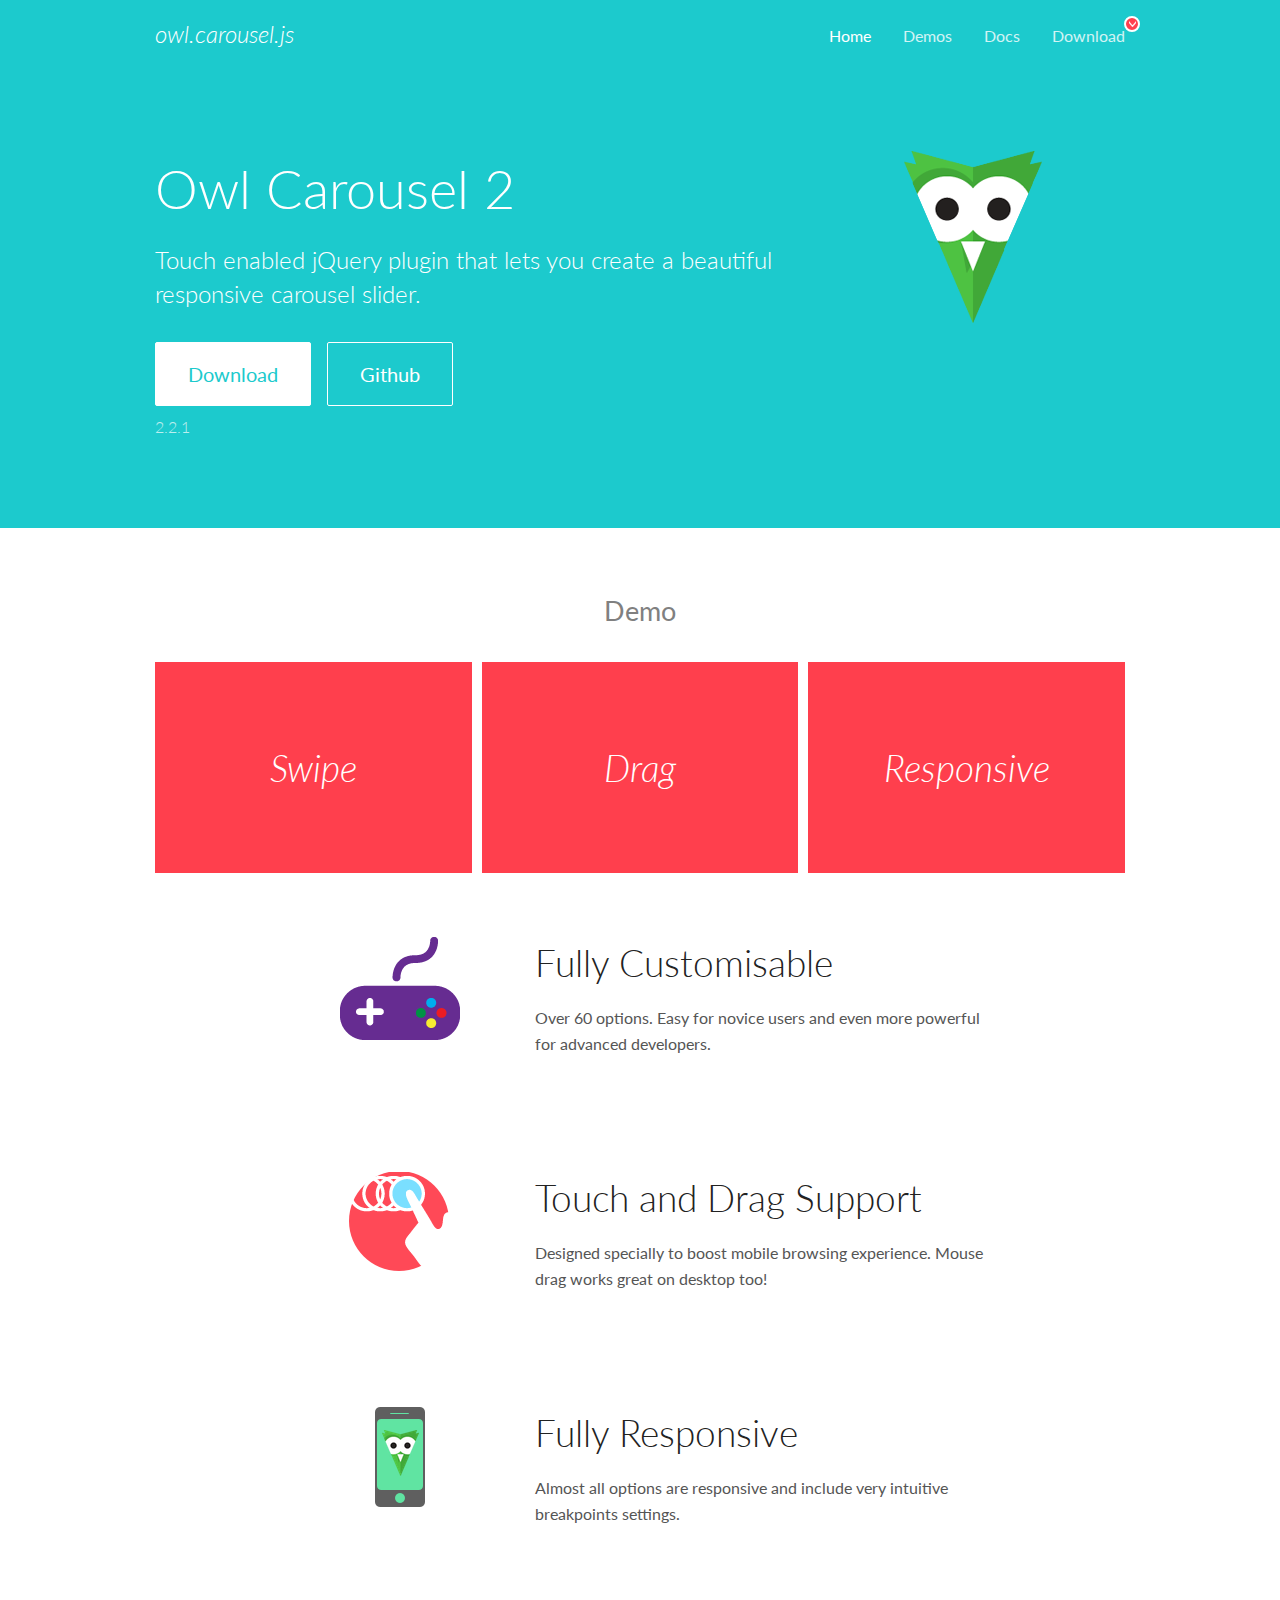
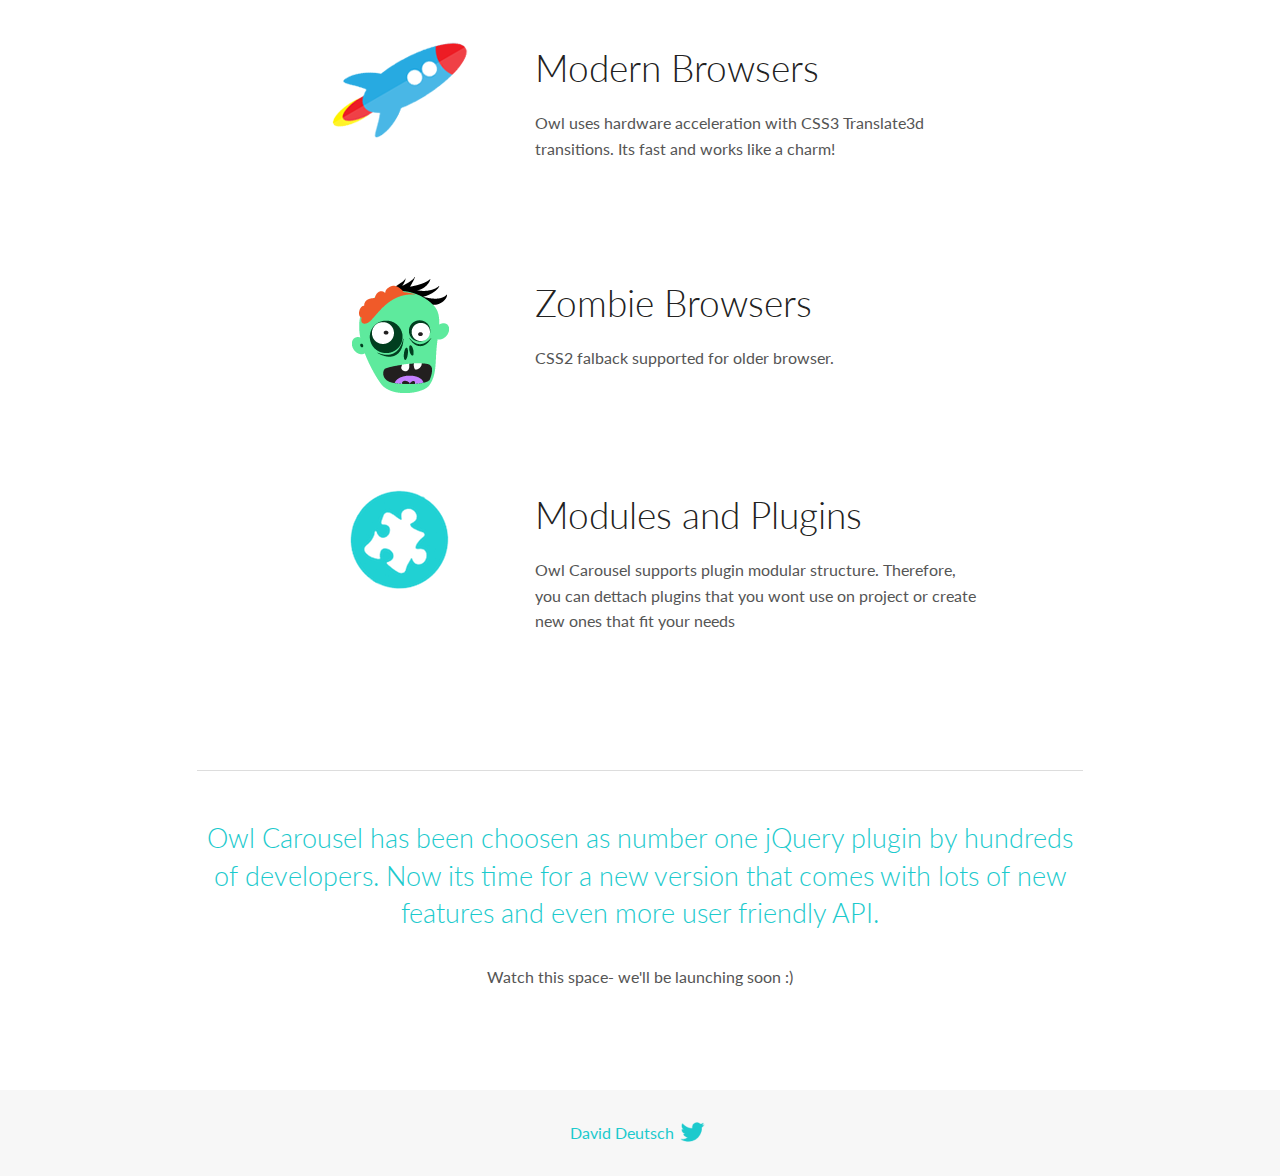
<file: OwlCarousel2-2.2.1/docs/index.html>
<!DOCTYPE html>
<html lang="en">
  <head>

    <!-- head -->
    <meta charset="utf-8">
    <meta name="msapplication-tap-highlight" content="no" />
    <meta name="viewport" content="width=device-width, initial-scale=1.0" />
    <meta name="description" content="Touch enabled jQuery plugin that lets you create beautiful responsive carousel slider.">
    <meta name="author" content="David Deutsch">
    <title>
      Home | Owl Carousel | 2.2.1
    </title>

    <!-- Stylesheets -->
    <link href='https://fonts.googleapis.com/css?family=Lato:300,400,700,400italic,300italic' rel='stylesheet' type='text/css'>
    <link rel="stylesheet" href="assets/css/docs.theme.min.css">

    <!-- Owl Stylesheets -->
    <link rel="stylesheet" href="assets/owlcarousel/assets/owl.carousel.min.css">
    <link rel="stylesheet" href="assets/owlcarousel/assets/owl.theme.default.min.css">

    <!-- HTML5 shim and Respond.js IE8 support of HTML5 elements and media queries -->

    <!--[if lt IE 9]>
      <script src="https://oss.maxcdn.com/libs/html5shiv/3.7.0/html5shiv.js"></script>
      <script src="https://oss.maxcdn.com/libs/respond.js/1.3.0/respond.min.js"></script>
    <![endif]-->

    <!-- Favicons -->
    <link rel="apple-touch-icon-precomposed" sizes="144x144" href="assets/ico/apple-touch-icon-144-precomposed.png">
    <link rel="shortcut icon" href="assets/ico/favicon.png">
    <link rel="shortcut icon" href="favicon.ico">

    <!-- Yeah i know js should not be in header. Its required for demos.-->

    <!-- javascript -->
    <script src="assets/vendors/jquery.min.js"></script>
    <script src="assets/owlcarousel/owl.carousel.js"></script>
  </head>
  <body>

    <!-- header -->
    <header class="header">
      <div class="row">
        <div class="large-12 columns">
          <div class="brand left">
            <h3>
              <a href="/OwlCarousel2/">owl.carousel.js</a> 
            </h3>
          </div>
          <a id="toggle-nav" class="right">
            <span></span> <span></span> <span></span> 
          </a> 
          <div class="nav-bar">
            <ul class="clearfix">
              <li class="active">
                <a href="/OwlCarousel2/index.html">Home</a> 
              </li>
              <li> <a href="/OwlCarousel2/demos/demos.html">Demos</a>  </li>
              <li> <a href="/OwlCarousel2/docs/started-welcome.html">Docs</a>  </li>
              <li>
                <a href="https://github.com/OwlCarousel2/OwlCarousel2/archive/2.2.1.zip">Download</a> 
                <span class="download"></span> 
              </li>
            </ul>
          </div>
        </div>
      </div>
    </header>

    <!-- home panel -->
    <section id="hero">
      <div class="row">
        <div class="large-8 medium-8 columns">
          <h1>Owl Carousel 2</h1>
          <h4>Touch enabled jQuery plugin that lets you create a beautiful responsive carousel slider.</h4>
          <a href="https://github.com/OwlCarousel2/OwlCarousel2/archive/2.2.1.zip" class="hero-button">Download</a> 
          <a href="https://github.com/OwlCarousel2/OwlCarousel2" class="hero-button outline">Github</a> 
          <p>2.2.1</p>
        </div>
        <div class="large-4 medium-4 columns">
          <img class="owl-logo" src="assets/img/owl-logo.png" alt="mr. Owl">
        </div>
      </div>
    </section>

    <!-- body -->
    <div class="home-demo">
      <div class="row">
        <div class="large-12 columns">
          <h3>Demo</h3>
          <div class="owl-carousel">
            <div class="item">
              <h2>Swipe</h2>
            </div>
            <div class="item">
              <h2>Drag</h2>
            </div>
            <div class="item">
              <h2>Responsive</h2>
            </div>
            <div class="item">
              <h2>CSS3</h2>
            </div>
            <div class="item">
              <h2>Fast</h2>
            </div>
            <div class="item">
              <h2>Easy</h2>
            </div>
            <div class="item">
              <h2>Free</h2>
            </div>
            <div class="item">
              <h2>Upgradable</h2>
            </div>
            <div class="item">
              <h2>Tons of options</h2>
            </div>
            <div class="item">
              <h2>Infinity</h2>
            </div>
            <div class="item">
              <h2>Auto Width</h2>
            </div>
          </div>
        </div>
      </div>
    </div>
    <script>
      var owl = $('.owl-carousel');
      owl.owlCarousel({
        margin: 10,
        loop: true,
        responsive: {
          0: {
            items: 1
          },
          600: {
            items: 2
          },
          1000: {
            items: 3
          }
        }
      })
    </script>

    <!-- features -->
    <div id="features">
      <div class="row">
        <div class="small-12 medium-9 small-centered columns">
          <section class="row feature">
            <div class="medium-4 small-12 columns">
              <img src="assets/img/feature-options.png" alt="">
            </div>
            <div class="medium-8 small-12 columns">
              <h2>Fully Customisable</h2>
              <p>Over 60 options. Easy for novice users and even more powerful for advanced developers.</p>
            </div>
          </section>
          <section class="row feature">
            <div class="medium-4 small-12 columns">
              <img src="assets/img/feature-drag.png" alt="">
            </div>
            <div class="medium-8 small-12 columns">
              <h2>Touch and Drag Support</h2>
              <p>Designed specially to boost mobile browsing experience. Mouse drag works great on desktop too!</p>
            </div>
          </section>
          <section class="row feature">
            <div class="medium-4 small-12 columns">
              <img src="assets/img/feature-responsive.png" alt="">
            </div>
            <div class="medium-8 small-12 columns">
              <h2>Fully Responsive</h2>
              <p>Almost all options are responsive and include very intuitive breakpoints settings.</p>
            </div>
          </section>
          <section class="row feature">
            <div class="medium-4 small-12 columns">
              <img src="assets/img/feature-modern.png" alt="">
            </div>
            <div class="medium-8 small-12 columns">
              <h2>Modern Browsers</h2>
              <p>Owl uses hardware acceleration with CSS3 Translate3d transitions. Its fast and works like a charm! </p>
            </div>
          </section>
          <section class="row feature">
            <div class="medium-4 small-12 columns">
              <img src="assets/img/feature-zombie.png" alt="">
            </div>
            <div class="medium-8 small-12 columns">
              <h2>Zombie Browsers</h2>
              <p>CSS2 falback supported for older browser.</p>
            </div>
          </section>
          <section class="row feature">
            <div class="medium-4 small-12 columns">
              <img src="assets/img/feature-module.png" alt="">
            </div>
            <div class="medium-8 small-12 columns">
              <h2>Modules and Plugins</h2>
              <p>Owl Carousel supports plugin modular structure. Therefore, you can dettach plugins that you wont use on project or create new ones that fit your needs</p>
            </div>
          </section>
        </div>
      </div>
    </div>

    <!-- footer -->
    <section id="teaser-text">
      <div class="row">
        <div class="small-12 medium-11 small-centered columns">
          <hr>
          <h3 id="owl-carousel-has-been-choosen-as-number-one-jquery-plugin-by-hundreds-of-developers-now-its-time-for-a-new-version-that-comes-with-lots-of-new-features-and-even-more-user-friendly-api-">Owl Carousel has been choosen as number one jQuery plugin by hundreds of developers. Now its time for a new version that comes with lots of new features and even more user friendly API.</h3>
          <p>Watch this space- we&#39;ll be launching soon :)</p>
        </div>
      </div>
    </section>

    <!-- footer -->
    <footer class="footer">
      <div class="row">
        <div class="large-12 columns">
          <h5>
            <a href="/OwlCarousel2/docs/support-contact.html">David Deutsch</a> 
            <a id="custom-tweet-button" href="https://twitter.com/share?url=https://github.com/OwlCarousel2/OwlCarousel2&text=Owl Carousel - This is so awesome! " target="_blank"></a> 
          </h5>
        </div>
      </div>
    </footer>

    <!-- vendors -->
    <script src="assets/vendors/highlight.js"></script>
    <script src="assets/js/app.js"></script>
  </body>
</html>
</file>
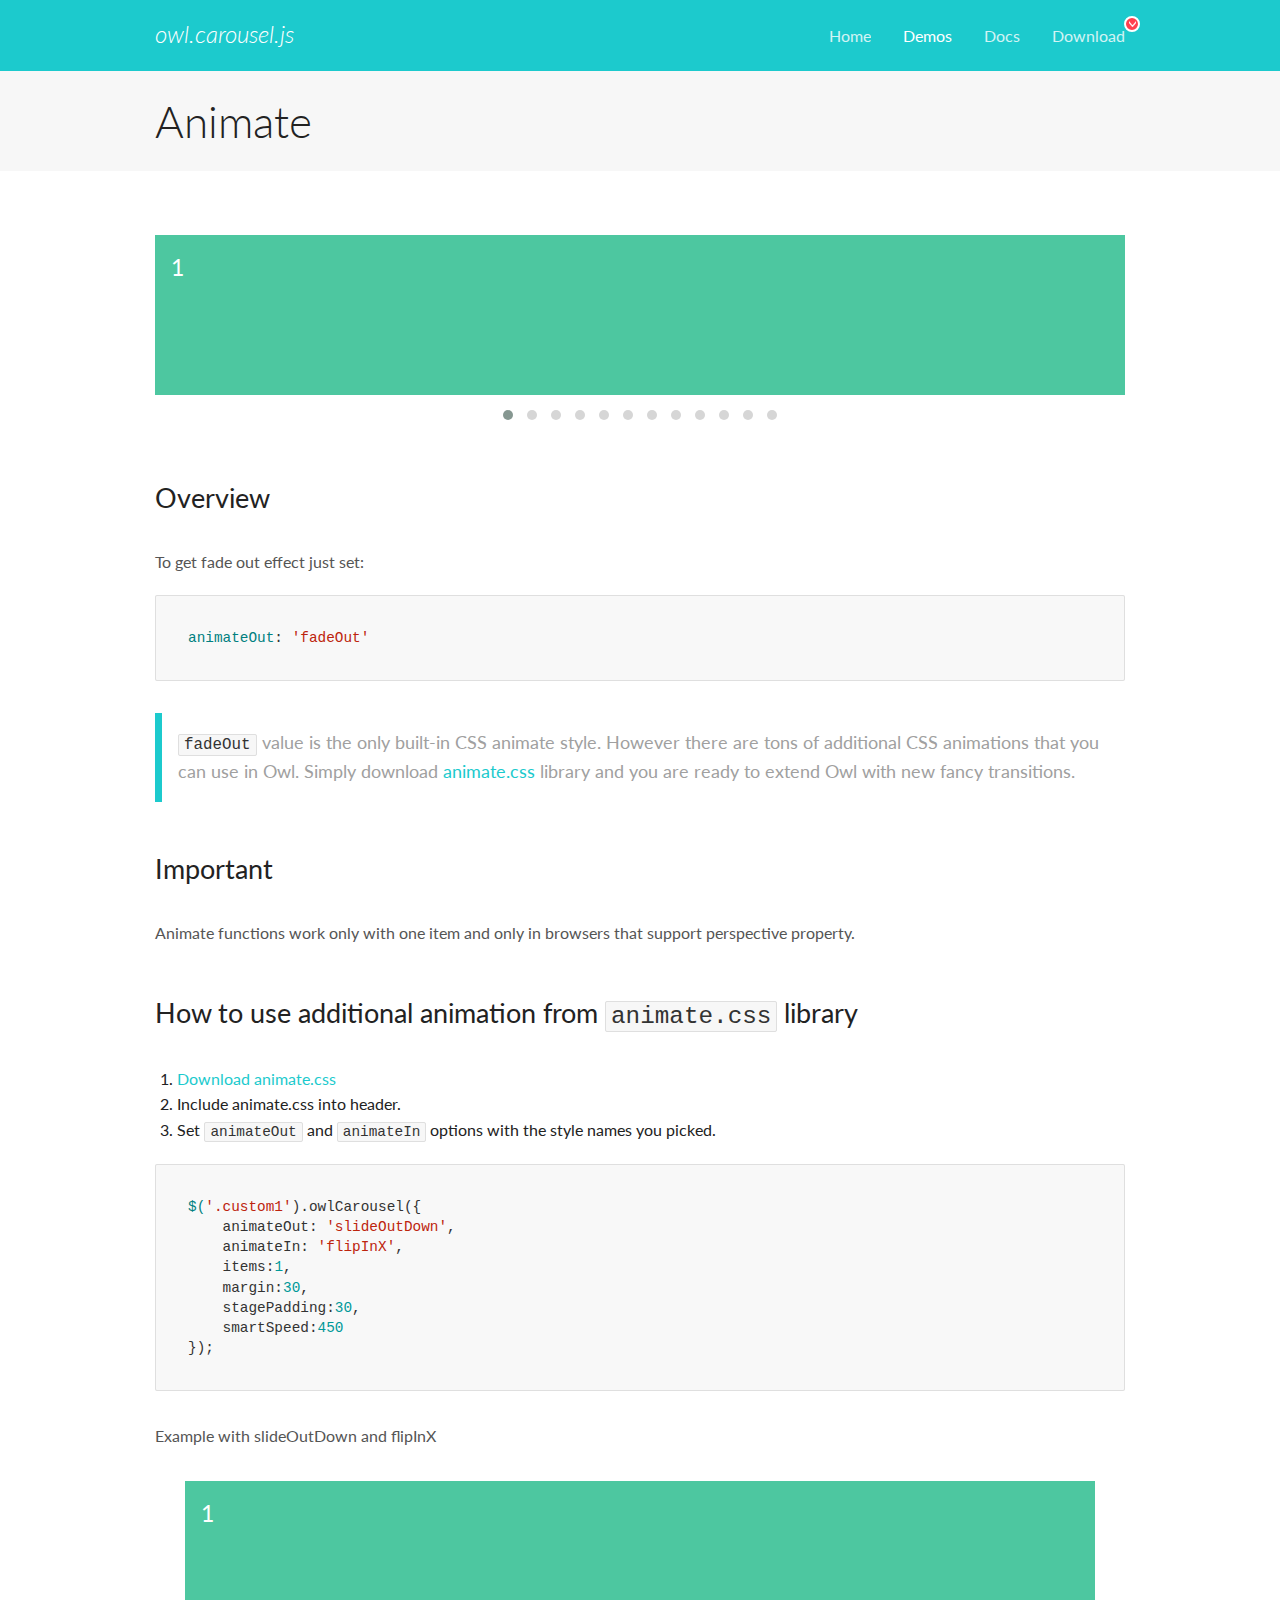
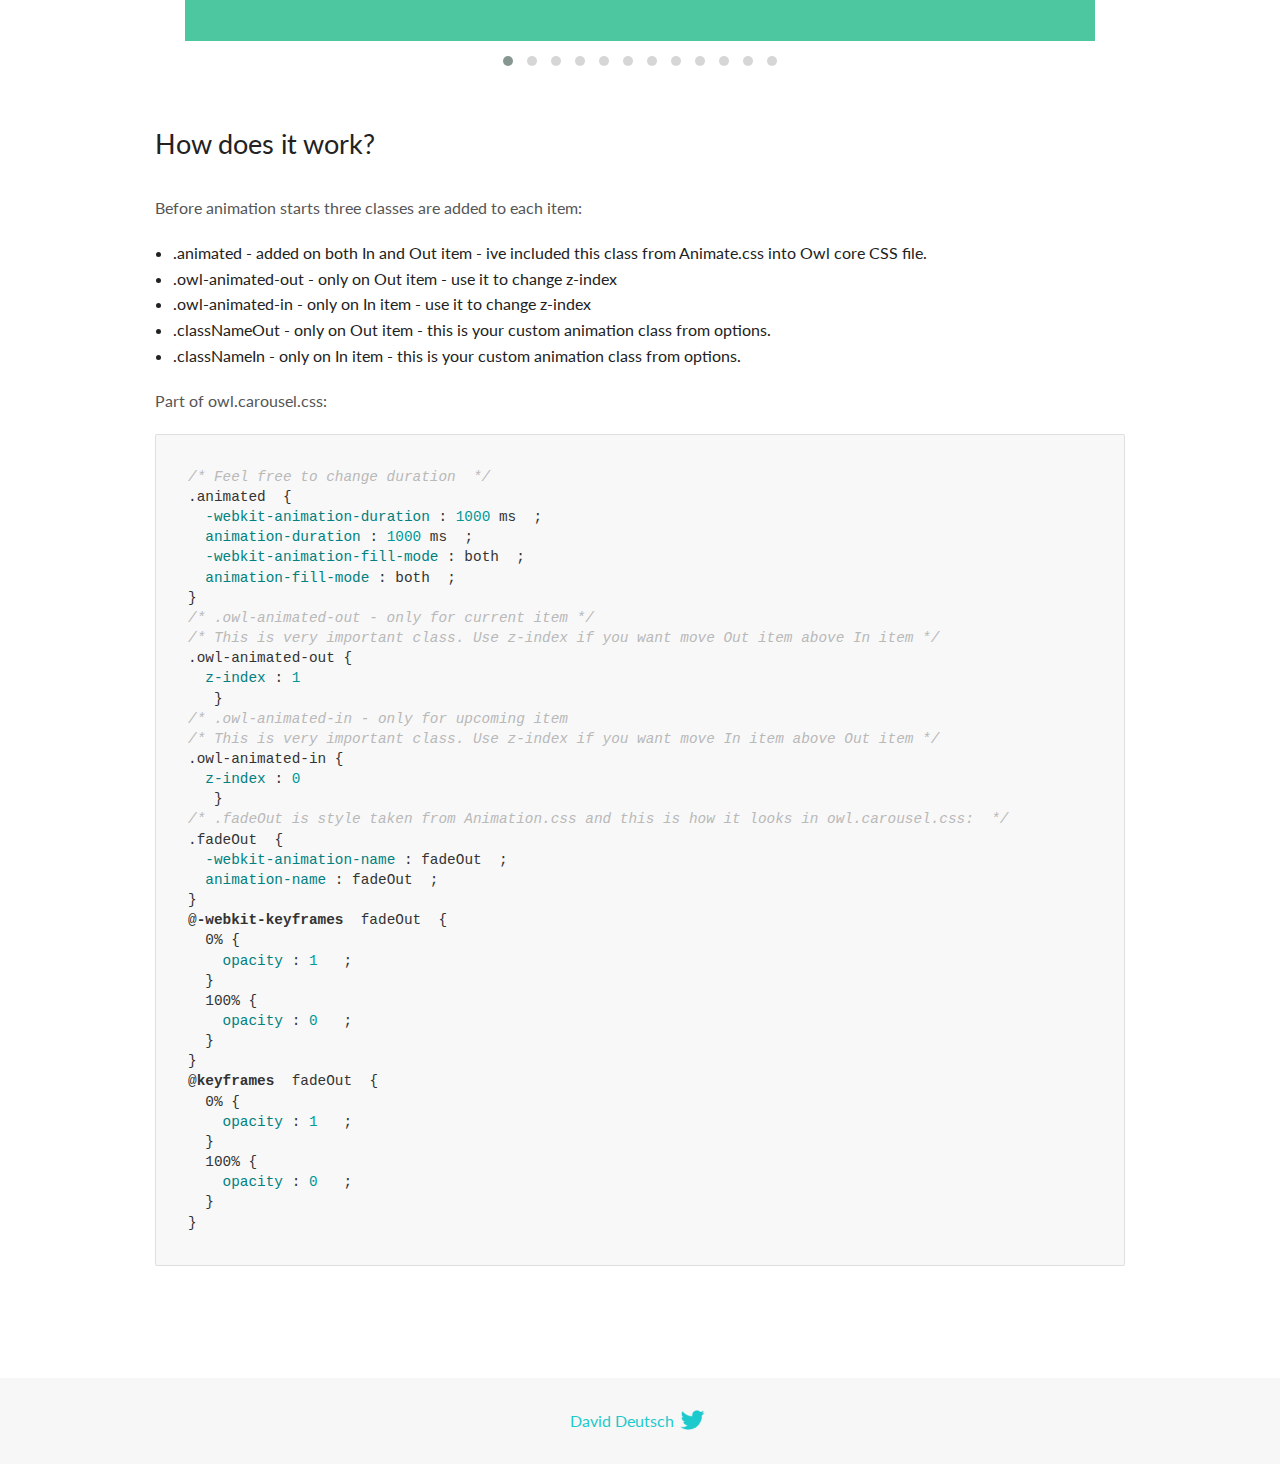
<file: OwlCarousel2-2.2.1/docs/demos/animate.html>
<!DOCTYPE html>
<html lang="en">
  <head>

    <!-- head -->
    <meta charset="utf-8">
    <meta name="msapplication-tap-highlight" content="no" />
    <meta name="viewport" content="width=device-width, initial-scale=1.0" />
    <meta name="description" content="Animate carousel">
    <meta name="author" content="David Deutsch">
    <title>
      Animate Demo | Owl Carousel | 2.2.1
    </title>

    <!-- Stylesheets -->
    <link href='https://fonts.googleapis.com/css?family=Lato:300,400,700,400italic,300italic' rel='stylesheet' type='text/css'>
    <link rel="stylesheet" href="../assets/css/docs.theme.min.css">

    <!-- Owl Stylesheets -->
    <link rel="stylesheet" href="../assets/owlcarousel/assets/owl.carousel.min.css">
    <link rel="stylesheet" href="../assets/owlcarousel/assets/owl.theme.default.min.css">

    <!-- HTML5 shim and Respond.js IE8 support of HTML5 elements and media queries -->

    <!--[if lt IE 9]>
      <script src="https://oss.maxcdn.com/libs/html5shiv/3.7.0/html5shiv.js"></script>
      <script src="https://oss.maxcdn.com/libs/respond.js/1.3.0/respond.min.js"></script>
    <![endif]-->

    <!-- Favicons -->
    <link rel="apple-touch-icon-precomposed" sizes="144x144" href="../assets/ico/apple-touch-icon-144-precomposed.png">
    <link rel="shortcut icon" href="../assets/ico/favicon.png">
    <link rel="shortcut icon" href="favicon.ico">

    <!-- Yeah i know js should not be in header. Its required for demos.-->

    <!-- javascript -->
    <script src="../assets/vendors/jquery.min.js"></script>
    <script src="../assets/owlcarousel/owl.carousel.js"></script>
  </head>
  <body>

    <!-- header -->
    <header class="header">
      <div class="row">
        <div class="large-12 columns">
          <div class="brand left">
            <h3>
              <a href="/OwlCarousel2/">owl.carousel.js</a> 
            </h3>
          </div>
          <a id="toggle-nav" class="right">
            <span></span> <span></span> <span></span> 
          </a> 
          <div class="nav-bar">
            <ul class="clearfix">
              <li> <a href="/OwlCarousel2/index.html">Home</a>  </li>
              <li class="active">
                <a href="/OwlCarousel2/demos/demos.html">Demos</a> 
              </li>
              <li> <a href="/OwlCarousel2/docs/started-welcome.html">Docs</a>  </li>
              <li>
                <a href="https://github.com/OwlCarousel2/OwlCarousel2/archive/2.2.1.zip">Download</a> 
                <span class="download"></span> 
              </li>
            </ul>
          </div>
        </div>
      </div>
    </header>

    <!-- title -->
    <section class="title">
      <div class="row">
        <div class="large-12 columns">
          <h1>Animate</h1>
        </div>
      </div>
    </section>

    <!--  Demos -->
    <section id="demos">
      <div class="row">
        <div class="large-12 columns">
          <div class="fadeOut owl-carousel owl-theme">
            <div class="item">
              <h4>1</h4>
            </div>
            <div class="item">
              <h4>2</h4>
            </div>
            <div class="item">
              <h4>3</h4>
            </div>
            <div class="item">
              <h4>4</h4>
            </div>
            <div class="item">
              <h4>5</h4>
            </div>
            <div class="item">
              <h4>6</h4>
            </div>
            <div class="item">
              <h4>7</h4>
            </div>
            <div class="item">
              <h4>8</h4>
            </div>
            <div class="item">
              <h4>9</h4>
            </div>
            <div class="item">
              <h4>10</h4>
            </div>
            <div class="item">
              <h4>11</h4>
            </div>
            <div class="item">
              <h4>12</h4>
            </div>
          </div>
          <h3 id="overview">Overview</h3>
          <p>To get fade out effect just set:</p>
          <pre><code>animateOut: &#39;fadeOut&#39;</code></pre>
          <blockquote>
            <p><code>fadeOut</code> value is the only built-in CSS animate style. However there are tons of additional CSS animations that you can use in Owl. Simply download
              <a href="https://daneden.github.io/animate.css/">animate.css</a>  library and you are ready to extend Owl with new fancy transitions.</p>
          </blockquote>
          <h3 id="important">Important</h3>
          <p>Animate functions work only with one item and only in browsers that support perspective property.</p>
          <h3 id="how-to-use-additional-animation-from-animate-css-library">How to use additional animation from <code>animate.css</code> library</h3>
          <ol>
            <li> <a href="https://daneden.github.io/animate.css/">Download animate.css</a>  </li>
            <li>Include animate.css into header.</li>
            <li>Set <code>animateOut</code> and <code>animateIn</code> options with the style names you picked.</li>
          </ol>
          <pre><code>$(&#39;.custom1&#39;).owlCarousel({
    animateOut: &#39;slideOutDown&#39;,
    animateIn: &#39;flipInX&#39;,
    items:1,
    margin:30,
    stagePadding:30,
    smartSpeed:450
});</code></pre>
          <p>Example with slideOutDown and flipInX</p>
          <div class="custom1 owl-carousel owl-theme">
            <div class="item">
              <h4>1</h4>
            </div>
            <div class="item">
              <h4>2</h4>
            </div>
            <div class="item">
              <h4>3</h4>
            </div>
            <div class="item">
              <h4>4</h4>
            </div>
            <div class="item">
              <h4>5</h4>
            </div>
            <div class="item">
              <h4>6</h4>
            </div>
            <div class="item">
              <h4>7</h4>
            </div>
            <div class="item">
              <h4>8</h4>
            </div>
            <div class="item">
              <h4>9</h4>
            </div>
            <div class="item">
              <h4>10</h4>
            </div>
            <div class="item">
              <h4>11</h4>
            </div>
            <div class="item">
              <h4>12</h4>
            </div>
          </div>
          <h3 id="how-does-it-work-">How does it work?</h3>
          <p>Before animation starts three classes are added to each item:</p>
          <ul>
            <li>.animated - added on both In and Out item - ive included this class from Animate.css into Owl core CSS file.</li>
            <li>.owl-animated-out - only on Out item - use it to change z-index</li>
            <li>.owl-animated-in - only on In item - use it to change z-index</li>
            <li>.classNameOut - only on Out item - this is your custom animation class from options.</li>
            <li>.classNameIn - only on In item - this is your custom animation class from options.</li>
          </ul>
          <p>Part of owl.carousel.css:</p>
          <pre><code class="language-css"><span class="comment">/* Feel free to change duration  */</span> 
<span class="class">.animated</span>  <span class="rules">{
  <span class="rule"><span class="attribute">-webkit-animation-duration</span> :<span class="value"> <span class="number">1000</span> ms</span> </span> ;
  <span class="rule"><span class="attribute">animation-duration</span> :<span class="value"> <span class="number">1000</span> ms</span> </span> ;
  <span class="rule"><span class="attribute">-webkit-animation-fill-mode</span> :<span class="value"> both</span> </span> ;
  <span class="rule"><span class="attribute">animation-fill-mode</span> :<span class="value"> both</span> </span> ;
<span class="rule">}</span> </span> 
<span class="comment">/* .owl-animated-out - only for current item */</span> 
<span class="comment">/* This is very important class. Use z-index if you want move Out item above In item */</span> 
<span class="class">.owl-animated-out</span> <span class="rules">{
  <span class="rule"><span class="attribute">z-index</span> :<span class="value"> <span class="number">1</span> 
</span> </span> </span> }
<span class="comment">/* .owl-animated-in - only for upcoming item
/* This is very important class. Use z-index if you want move In item above Out item */</span> 
<span class="class">.owl-animated-in</span> <span class="rules">{
  <span class="rule"><span class="attribute">z-index</span> :<span class="value"> <span class="number">0</span> 
</span> </span> </span> }
<span class="comment">/* .fadeOut is style taken from Animation.css and this is how it looks in owl.carousel.css:  */</span> 
<span class="class">.fadeOut</span>  <span class="rules">{
  <span class="rule"><span class="attribute">-webkit-animation-name</span> :<span class="value"> fadeOut</span> </span> ;
  <span class="rule"><span class="attribute">animation-name</span> :<span class="value"> fadeOut</span> </span> ;
<span class="rule">}</span> </span> 
<span class="at_rule">@<span class="keyword">-webkit-keyframes</span>  fadeOut </span> {
  0% <span class="rules">{
    <span class="rule"><span class="attribute">opacity</span> :<span class="value"> <span class="number">1</span> </span> </span> ;
  <span class="rule">}</span> </span> 
  100% <span class="rules">{
    <span class="rule"><span class="attribute">opacity</span> :<span class="value"> <span class="number">0</span> </span> </span> ;
  <span class="rule">}</span> </span> 
}
<span class="at_rule">@<span class="keyword">keyframes</span>  fadeOut </span> {
  0% <span class="rules">{
    <span class="rule"><span class="attribute">opacity</span> :<span class="value"> <span class="number">1</span> </span> </span> ;
  <span class="rule">}</span> </span> 
  100% <span class="rules">{
    <span class="rule"><span class="attribute">opacity</span> :<span class="value"> <span class="number">0</span> </span> </span> ;
  <span class="rule">}</span> </span> 
}</code></pre>
          <link rel="stylesheet" href="../assets/css/animate.css">
          <script>
            jQuery(document).ready(function($) {
              $('.fadeOut').owlCarousel({
                items: 1,
                animateOut: 'fadeOut',
                loop: true,
                margin: 10,
              });
              $('.custom1').owlCarousel({
                animateOut: 'slideOutDown',
                animateIn: 'flipInX',
                items: 1,
                margin: 30,
                stagePadding: 30,
                smartSpeed: 450
              });
            });
          </script>
        </div>
      </div>
    </section>

    <!-- footer -->
    <footer class="footer">
      <div class="row">
        <div class="large-12 columns">
          <h5>
            <a href="/OwlCarousel2/docs/support-contact.html">David Deutsch</a> 
            <a id="custom-tweet-button" href="https://twitter.com/share?url=https://github.com/OwlCarousel2/OwlCarousel2&text=Owl Carousel - This is so awesome! " target="_blank"></a> 
          </h5>
        </div>
      </div>
    </footer>

    <!-- vendors -->
    <script src="../assets/vendors/highlight.js"></script>
    <script src="../assets/js/app.js"></script>
  </body>
</html>
</file>
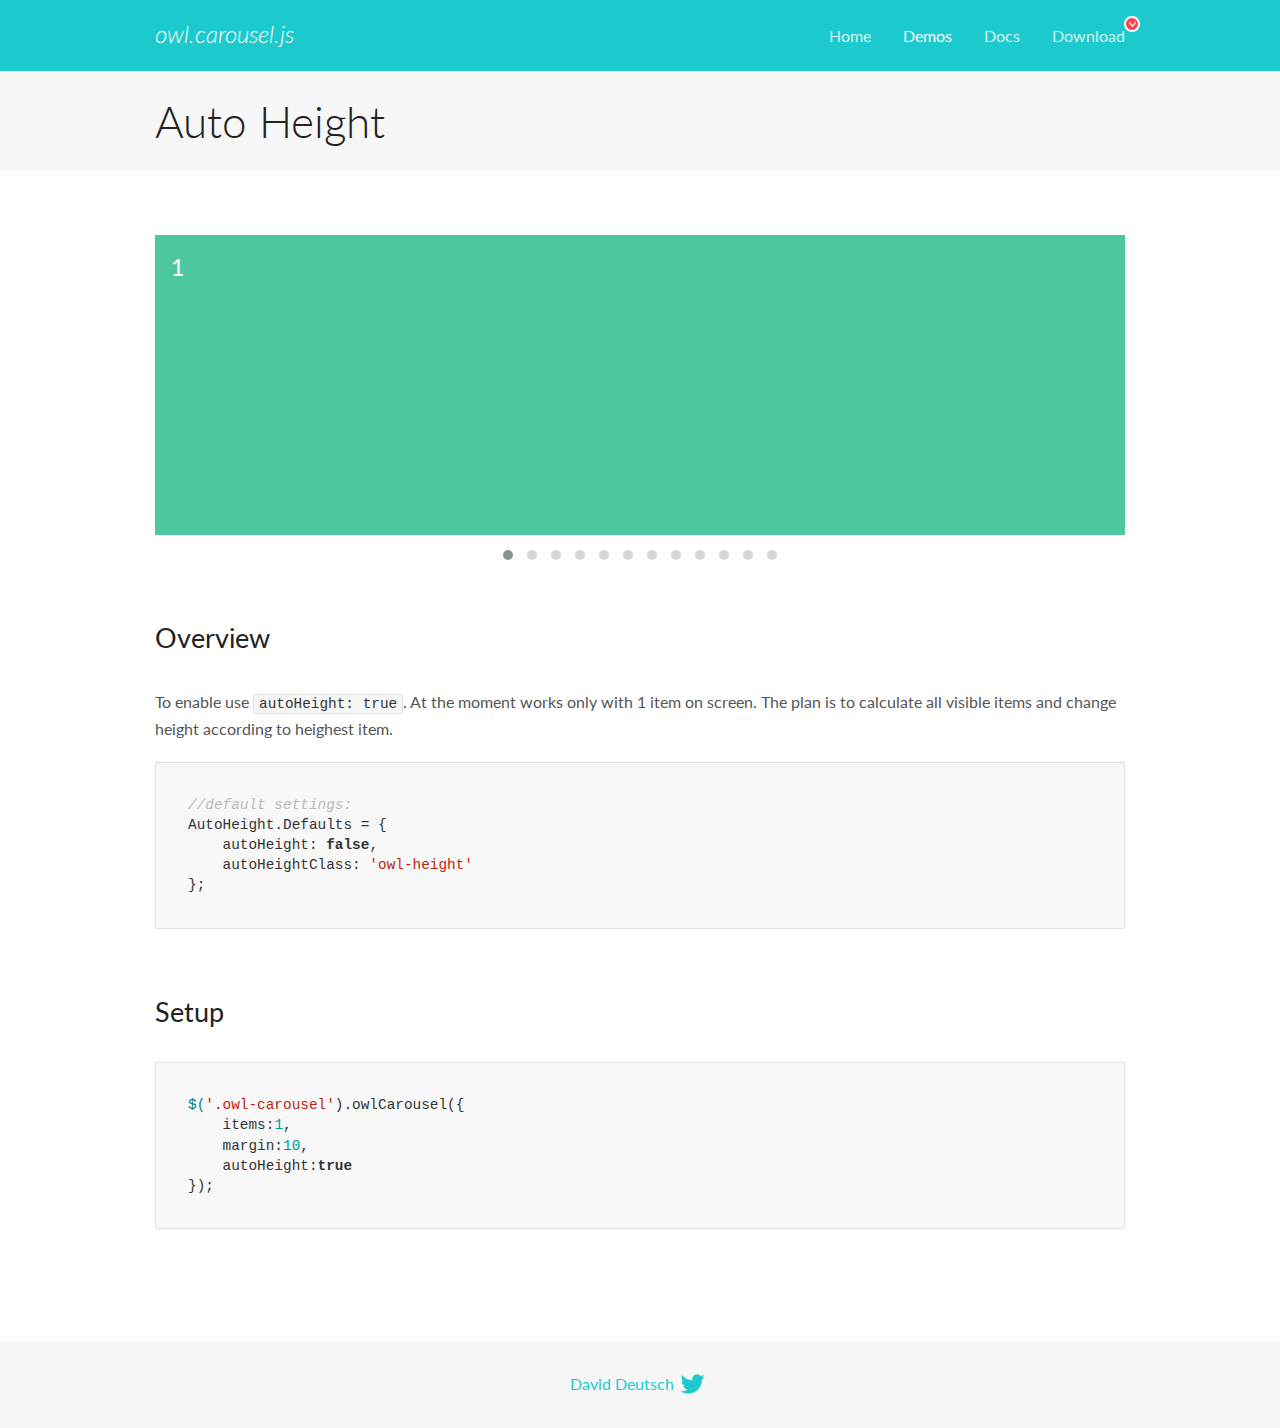
<file: OwlCarousel2-2.2.1/docs/demos/autoheight.html>
<!DOCTYPE html>
<html lang="en">
  <head>

    <!-- head -->
    <meta charset="utf-8">
    <meta name="msapplication-tap-highlight" content="no" />
    <meta name="viewport" content="width=device-width, initial-scale=1.0" />
    <meta name="description" content="autoHeight usage demo">
    <meta name="author" content="David Deutsch">
    <title>
      Auto Height Demo | Owl Carousel | 2.2.1
    </title>

    <!-- Stylesheets -->
    <link href='https://fonts.googleapis.com/css?family=Lato:300,400,700,400italic,300italic' rel='stylesheet' type='text/css'>
    <link rel="stylesheet" href="../assets/css/docs.theme.min.css">

    <!-- Owl Stylesheets -->
    <link rel="stylesheet" href="../assets/owlcarousel/assets/owl.carousel.min.css">
    <link rel="stylesheet" href="../assets/owlcarousel/assets/owl.theme.default.min.css">

    <!-- HTML5 shim and Respond.js IE8 support of HTML5 elements and media queries -->

    <!--[if lt IE 9]>
      <script src="https://oss.maxcdn.com/libs/html5shiv/3.7.0/html5shiv.js"></script>
      <script src="https://oss.maxcdn.com/libs/respond.js/1.3.0/respond.min.js"></script>
    <![endif]-->

    <!-- Favicons -->
    <link rel="apple-touch-icon-precomposed" sizes="144x144" href="../assets/ico/apple-touch-icon-144-precomposed.png">
    <link rel="shortcut icon" href="../assets/ico/favicon.png">
    <link rel="shortcut icon" href="favicon.ico">

    <!-- Yeah i know js should not be in header. Its required for demos.-->

    <!-- javascript -->
    <script src="../assets/vendors/jquery.min.js"></script>
    <script src="../assets/owlcarousel/owl.carousel.js"></script>
  </head>
  <body>

    <!-- header -->
    <header class="header">
      <div class="row">
        <div class="large-12 columns">
          <div class="brand left">
            <h3>
              <a href="/OwlCarousel2/">owl.carousel.js</a> 
            </h3>
          </div>
          <a id="toggle-nav" class="right">
            <span></span> <span></span> <span></span> 
          </a> 
          <div class="nav-bar">
            <ul class="clearfix">
              <li> <a href="/OwlCarousel2/index.html">Home</a>  </li>
              <li class="active">
                <a href="/OwlCarousel2/demos/demos.html">Demos</a> 
              </li>
              <li> <a href="/OwlCarousel2/docs/started-welcome.html">Docs</a>  </li>
              <li>
                <a href="https://github.com/OwlCarousel2/OwlCarousel2/archive/2.2.1.zip">Download</a> 
                <span class="download"></span> 
              </li>
            </ul>
          </div>
        </div>
      </div>
    </header>

    <!-- title -->
    <section class="title">
      <div class="row">
        <div class="large-12 columns">
          <h1>Auto Height</h1>
        </div>
      </div>
    </section>

    <!--  Demos -->
    <section id="demos">
      <div class="row">
        <div class="large-12 columns">
          <div class="owl-carousel owl-theme">
            <div class="item" style="height:300px">
              <h4>1</h4>
            </div>
            <div class="item" style="height:100px">
              <h4>2</h4>
            </div>
            <div class="item" style="height:500px">
              <h4>3</h4>
            </div>
            <div class="item" style="height:250px">
              <h4>4</h4>
            </div>
            <div class="item" style="height:400px">
              <h4>5</h4>
            </div>
            <div class="item" style="height:500px">
              <h4>6</h4>
            </div>
            <div class="item" style="height:600px">
              <h4>7</h4>
            </div>
            <div class="item" style="height:400px">
              <h4>8</h4>
            </div>
            <div class="item" style="height:300px">
              <h4>9</h4>
            </div>
            <div class="item" style="height:350px">
              <h4>10</h4>
            </div>
            <div class="item" style="height:200px">
              <h4>11</h4>
            </div>
            <div class="item" style="height:150px">
              <h4>12</h4>
            </div>
          </div>
          <h3 id="overview">Overview</h3>
          <p>To enable use <code>autoHeight: true</code>. At the moment works only with 1 item on screen. The plan is to calculate all visible items and change height according to heighest item.</p>
          <pre><code>//default settings:
AutoHeight.Defaults = {
    autoHeight: false,
    autoHeightClass: &#39;owl-height&#39;
};</code></pre>
          <h3 id="setup">Setup</h3>
          <pre><code>$(&#39;.owl-carousel&#39;).owlCarousel({
    items:1,
    margin:10,
    autoHeight:true
});</code></pre>
          <script>
            $(document).ready(function() {
              $('.owl-carousel').owlCarousel({
                items: 1,
                margin: 10,
                autoHeight: true
              });
            })
          </script>
        </div>
      </div>
    </section>

    <!-- footer -->
    <footer class="footer">
      <div class="row">
        <div class="large-12 columns">
          <h5>
            <a href="/OwlCarousel2/docs/support-contact.html">David Deutsch</a> 
            <a id="custom-tweet-button" href="https://twitter.com/share?url=https://github.com/OwlCarousel2/OwlCarousel2&text=Owl Carousel - This is so awesome! " target="_blank"></a> 
          </h5>
        </div>
      </div>
    </footer>

    <!-- vendors -->
    <script src="../assets/vendors/highlight.js"></script>
    <script src="../assets/js/app.js"></script>
  </body>
</html>
</file>
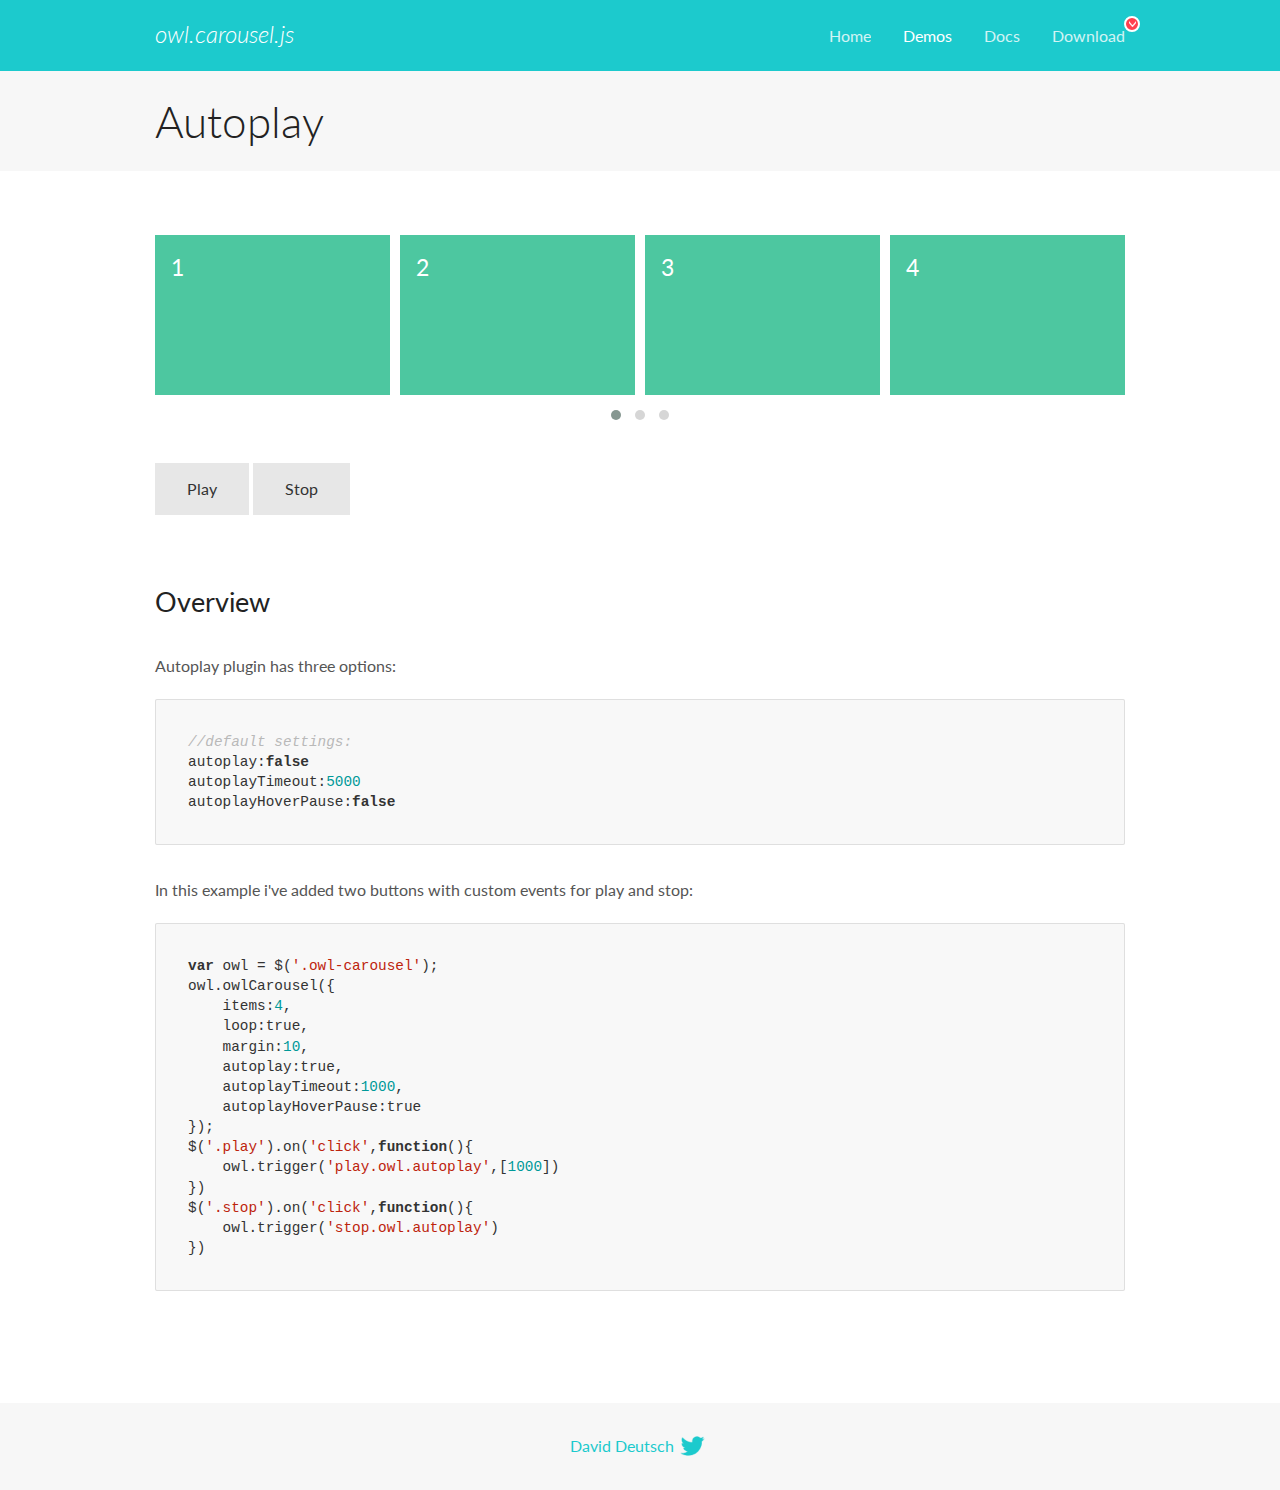
<file: OwlCarousel2-2.2.1/docs/demos/autoplay.html>
<!DOCTYPE html>
<html lang="en">
  <head>

    <!-- head -->
    <meta charset="utf-8">
    <meta name="msapplication-tap-highlight" content="no" />
    <meta name="viewport" content="width=device-width, initial-scale=1.0" />
    <meta name="description" content="Autoplay usage demo">
    <meta name="author" content="David Deutsch">
    <title>
      Autoplay Demo | Owl Carousel | 2.2.1
    </title>

    <!-- Stylesheets -->
    <link href='https://fonts.googleapis.com/css?family=Lato:300,400,700,400italic,300italic' rel='stylesheet' type='text/css'>
    <link rel="stylesheet" href="../assets/css/docs.theme.min.css">

    <!-- Owl Stylesheets -->
    <link rel="stylesheet" href="../assets/owlcarousel/assets/owl.carousel.min.css">
    <link rel="stylesheet" href="../assets/owlcarousel/assets/owl.theme.default.min.css">

    <!-- HTML5 shim and Respond.js IE8 support of HTML5 elements and media queries -->

    <!--[if lt IE 9]>
      <script src="https://oss.maxcdn.com/libs/html5shiv/3.7.0/html5shiv.js"></script>
      <script src="https://oss.maxcdn.com/libs/respond.js/1.3.0/respond.min.js"></script>
    <![endif]-->

    <!-- Favicons -->
    <link rel="apple-touch-icon-precomposed" sizes="144x144" href="../assets/ico/apple-touch-icon-144-precomposed.png">
    <link rel="shortcut icon" href="../assets/ico/favicon.png">
    <link rel="shortcut icon" href="favicon.ico">

    <!-- Yeah i know js should not be in header. Its required for demos.-->

    <!-- javascript -->
    <script src="../assets/vendors/jquery.min.js"></script>
    <script src="../assets/owlcarousel/owl.carousel.js"></script>
  </head>
  <body>

    <!-- header -->
    <header class="header">
      <div class="row">
        <div class="large-12 columns">
          <div class="brand left">
            <h3>
              <a href="/OwlCarousel2/">owl.carousel.js</a> 
            </h3>
          </div>
          <a id="toggle-nav" class="right">
            <span></span> <span></span> <span></span> 
          </a> 
          <div class="nav-bar">
            <ul class="clearfix">
              <li> <a href="/OwlCarousel2/index.html">Home</a>  </li>
              <li class="active">
                <a href="/OwlCarousel2/demos/demos.html">Demos</a> 
              </li>
              <li> <a href="/OwlCarousel2/docs/started-welcome.html">Docs</a>  </li>
              <li>
                <a href="https://github.com/OwlCarousel2/OwlCarousel2/archive/2.2.1.zip">Download</a> 
                <span class="download"></span> 
              </li>
            </ul>
          </div>
        </div>
      </div>
    </header>

    <!-- title -->
    <section class="title">
      <div class="row">
        <div class="large-12 columns">
          <h1>Autoplay</h1>
        </div>
      </div>
    </section>

    <!--  Demos -->
    <section id="demos">
      <div class="row">
        <div class="large-12 columns">
          <div class="owl-carousel owl-theme">
            <div class="item">
              <h4>1</h4>
            </div>
            <div class="item">
              <h4>2</h4>
            </div>
            <div class="item">
              <h4>3</h4>
            </div>
            <div class="item">
              <h4>4</h4>
            </div>
            <div class="item">
              <h4>5</h4>
            </div>
            <div class="item">
              <h4>6</h4>
            </div>
            <div class="item">
              <h4>7</h4>
            </div>
            <div class="item">
              <h4>8</h4>
            </div>
            <div class="item">
              <h4>9</h4>
            </div>
            <div class="item">
              <h4>10</h4>
            </div>
            <div class="item">
              <h4>11</h4>
            </div>
            <div class="item">
              <h4>12</h4>
            </div>
          </div>
          <a class="button secondary play">Play</a> 
          <a class="button secondary stop">Stop</a> 
          <h3 id="overview">Overview</h3>
          <p>Autoplay plugin has three options:</p>
          <pre><code>//default settings:
autoplay:false
autoplayTimeout:5000
autoplayHoverPause:false</code></pre>
          <p>In this example i&#39;ve added two buttons with custom events for play and stop:</p>
          <pre><code>var owl = $(&#39;.owl-carousel&#39;);
owl.owlCarousel({
    items:4,
    loop:true,
    margin:10,
    autoplay:true,
    autoplayTimeout:1000,
    autoplayHoverPause:true
});
$(&#39;.play&#39;).on(&#39;click&#39;,function(){
    owl.trigger(&#39;play.owl.autoplay&#39;,[1000])
})
$(&#39;.stop&#39;).on(&#39;click&#39;,function(){
    owl.trigger(&#39;stop.owl.autoplay&#39;)
})</code></pre>
          <script>
            $(document).ready(function() {
              var owl = $('.owl-carousel');
              owl.owlCarousel({
                items: 4,
                loop: true,
                margin: 10,
                autoplay: true,
                autoplayTimeout: 1000,
                autoplayHoverPause: true
              });
              $('.play').on('click', function() {
                owl.trigger('play.owl.autoplay', [1000])
              })
              $('.stop').on('click', function() {
                owl.trigger('stop.owl.autoplay')
              })
            })
          </script>
        </div>
      </div>
    </section>

    <!-- footer -->
    <footer class="footer">
      <div class="row">
        <div class="large-12 columns">
          <h5>
            <a href="/OwlCarousel2/docs/support-contact.html">David Deutsch</a> 
            <a id="custom-tweet-button" href="https://twitter.com/share?url=https://github.com/OwlCarousel2/OwlCarousel2&text=Owl Carousel - This is so awesome! " target="_blank"></a> 
          </h5>
        </div>
      </div>
    </footer>

    <!-- vendors -->
    <script src="../assets/vendors/highlight.js"></script>
    <script src="../assets/js/app.js"></script>
  </body>
</html>
</file>
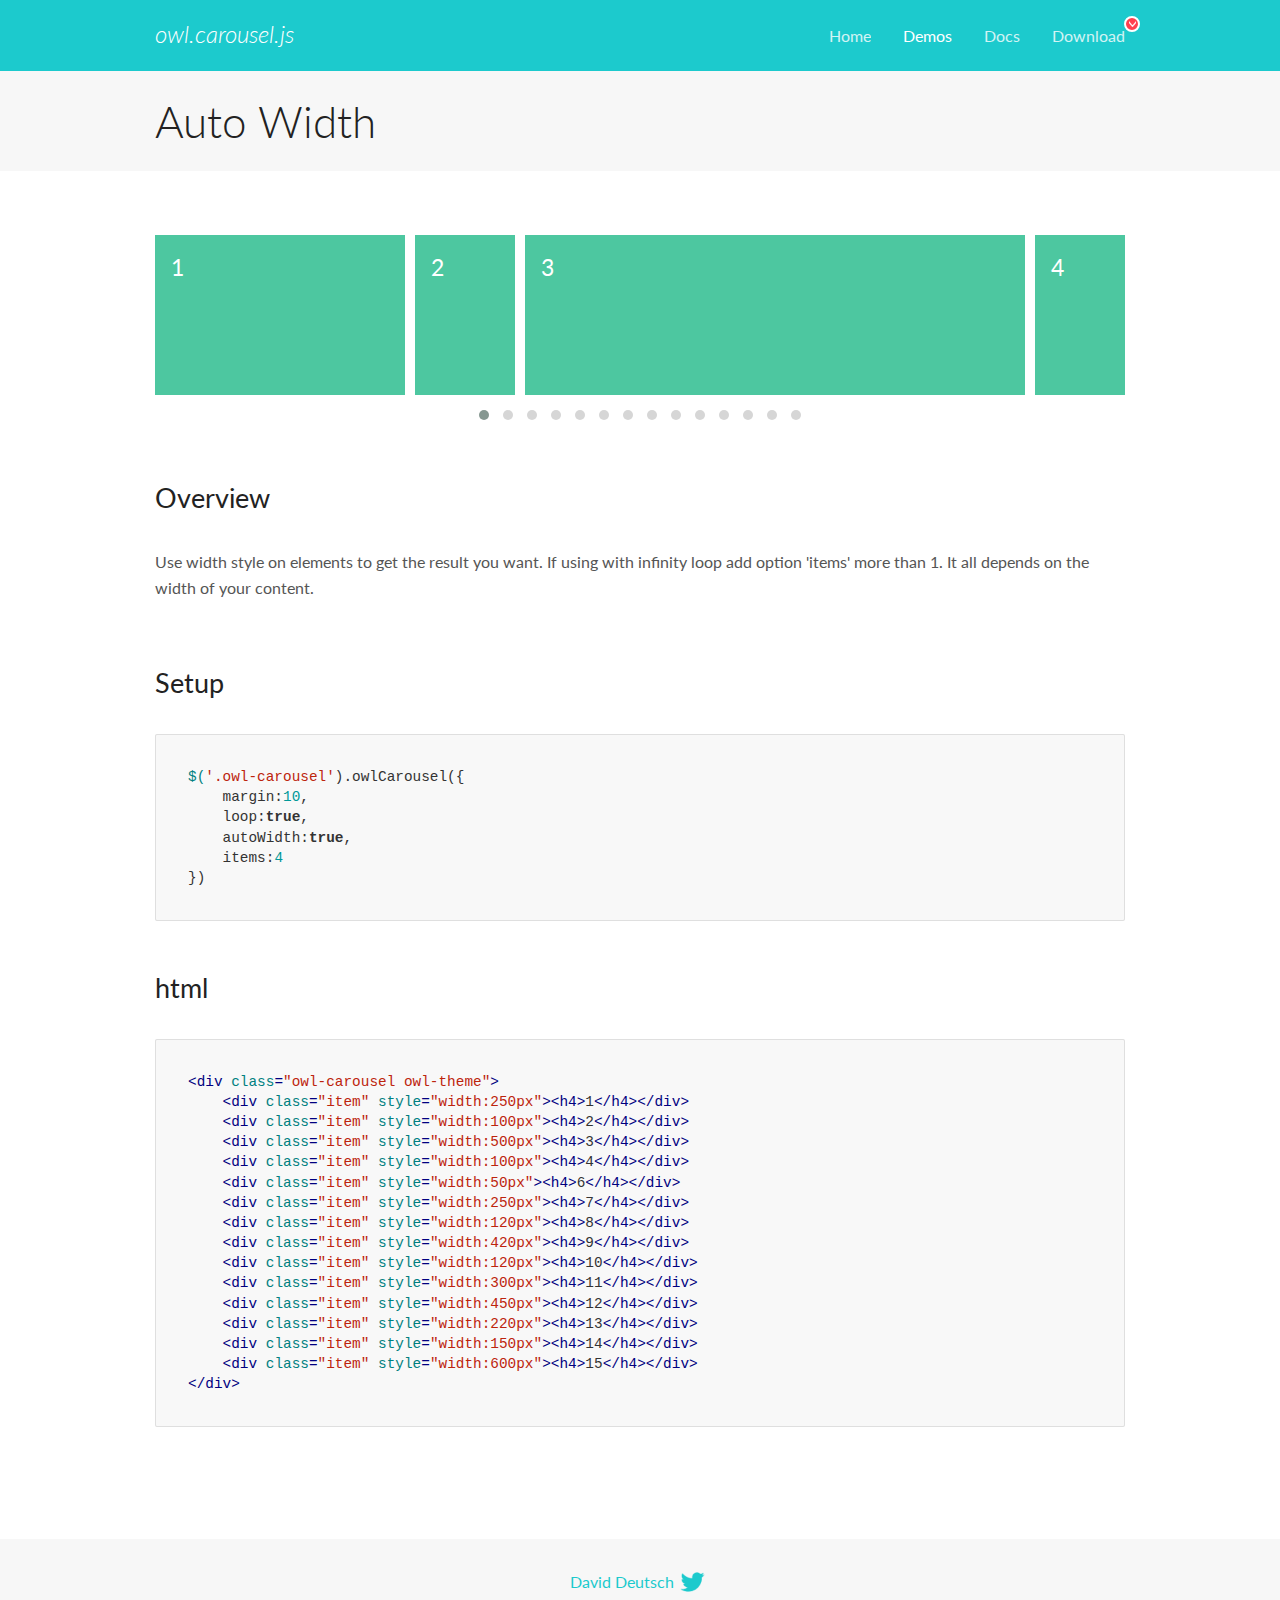
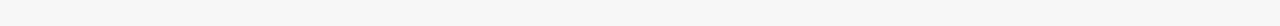
<file: OwlCarousel2-2.2.1/docs/demos/autowidth.html>
<!DOCTYPE html>
<html lang="en">
  <head>

    <!-- head -->
    <meta charset="utf-8">
    <meta name="msapplication-tap-highlight" content="no" />
    <meta name="viewport" content="width=device-width, initial-scale=1.0" />
    <meta name="description" content="Auto Width">
    <meta name="author" content="David Deutsch">
    <title>
      Auto Width Demo | Owl Carousel | 2.2.1
    </title>

    <!-- Stylesheets -->
    <link href='https://fonts.googleapis.com/css?family=Lato:300,400,700,400italic,300italic' rel='stylesheet' type='text/css'>
    <link rel="stylesheet" href="../assets/css/docs.theme.min.css">

    <!-- Owl Stylesheets -->
    <link rel="stylesheet" href="../assets/owlcarousel/assets/owl.carousel.min.css">
    <link rel="stylesheet" href="../assets/owlcarousel/assets/owl.theme.default.min.css">

    <!-- HTML5 shim and Respond.js IE8 support of HTML5 elements and media queries -->

    <!--[if lt IE 9]>
      <script src="https://oss.maxcdn.com/libs/html5shiv/3.7.0/html5shiv.js"></script>
      <script src="https://oss.maxcdn.com/libs/respond.js/1.3.0/respond.min.js"></script>
    <![endif]-->

    <!-- Favicons -->
    <link rel="apple-touch-icon-precomposed" sizes="144x144" href="../assets/ico/apple-touch-icon-144-precomposed.png">
    <link rel="shortcut icon" href="../assets/ico/favicon.png">
    <link rel="shortcut icon" href="favicon.ico">

    <!-- Yeah i know js should not be in header. Its required for demos.-->

    <!-- javascript -->
    <script src="../assets/vendors/jquery.min.js"></script>
    <script src="../assets/owlcarousel/owl.carousel.js"></script>
  </head>
  <body>

    <!-- header -->
    <header class="header">
      <div class="row">
        <div class="large-12 columns">
          <div class="brand left">
            <h3>
              <a href="/OwlCarousel2/">owl.carousel.js</a> 
            </h3>
          </div>
          <a id="toggle-nav" class="right">
            <span></span> <span></span> <span></span> 
          </a> 
          <div class="nav-bar">
            <ul class="clearfix">
              <li> <a href="/OwlCarousel2/index.html">Home</a>  </li>
              <li class="active">
                <a href="/OwlCarousel2/demos/demos.html">Demos</a> 
              </li>
              <li> <a href="/OwlCarousel2/docs/started-welcome.html">Docs</a>  </li>
              <li>
                <a href="https://github.com/OwlCarousel2/OwlCarousel2/archive/2.2.1.zip">Download</a> 
                <span class="download"></span> 
              </li>
            </ul>
          </div>
        </div>
      </div>
    </header>

    <!-- title -->
    <section class="title">
      <div class="row">
        <div class="large-12 columns">
          <h1>Auto Width</h1>
        </div>
      </div>
    </section>

    <!--  Demos -->
    <section id="demos">
      <div class="row">
        <div class="large-12 columns">
          <div class="owl-carousel owl-theme">
            <div class="item" style="width:250px">
              <h4>1</h4>
            </div>
            <div class="item" style="width:100px">
              <h4>2</h4>
            </div>
            <div class="item" style="width:500px">
              <h4>3</h4>
            </div>
            <div class="item" style="width:100px">
              <h4>4</h4>
            </div>
            <div class="item" style="width:50px">
              <h4>6</h4>
            </div>
            <div class="item" style="width:250px">
              <h4>7</h4>
            </div>
            <div class="item" style="width:120px">
              <h4>8</h4>
            </div>
            <div class="item" style="width:420px">
              <h4>9</h4>
            </div>
            <div class="item" style="width:120px">
              <h4>10</h4>
            </div>
            <div class="item" style="width:300px">
              <h4>11</h4>
            </div>
            <div class="item" style="width:450px">
              <h4>12</h4>
            </div>
            <div class="item" style="width:220px">
              <h4>13</h4>
            </div>
            <div class="item" style="width:150px">
              <h4>14</h4>
            </div>
            <div class="item" style="width:600px">
              <h4>15</h4>
            </div>
          </div>
          <h3 id="overview">Overview</h3>
          <p>Use width style on elements to get the result you want. If using with infinity loop add option &#39;items&#39; more than 1. It all depends on the width of your content.</p>
          <h3 id="setup">Setup</h3>
          <pre><code>$(&#39;.owl-carousel&#39;).owlCarousel({
    margin:10,
    loop:true,
    autoWidth:true,
    items:4
})</code></pre>
          <h3 id="html">html</h3>
          <pre><code>&lt;div class=&quot;owl-carousel owl-theme&quot;&gt;
    &lt;div class=&quot;item&quot; style=&quot;width:250px&quot;&gt;&lt;h4&gt;1&lt;/h4&gt;&lt;/div&gt;
    &lt;div class=&quot;item&quot; style=&quot;width:100px&quot;&gt;&lt;h4&gt;2&lt;/h4&gt;&lt;/div&gt;
    &lt;div class=&quot;item&quot; style=&quot;width:500px&quot;&gt;&lt;h4&gt;3&lt;/h4&gt;&lt;/div&gt;
    &lt;div class=&quot;item&quot; style=&quot;width:100px&quot;&gt;&lt;h4&gt;4&lt;/h4&gt;&lt;/div&gt;
    &lt;div class=&quot;item&quot; style=&quot;width:50px&quot;&gt;&lt;h4&gt;6&lt;/h4&gt;&lt;/div&gt;
    &lt;div class=&quot;item&quot; style=&quot;width:250px&quot;&gt;&lt;h4&gt;7&lt;/h4&gt;&lt;/div&gt;
    &lt;div class=&quot;item&quot; style=&quot;width:120px&quot;&gt;&lt;h4&gt;8&lt;/h4&gt;&lt;/div&gt;
    &lt;div class=&quot;item&quot; style=&quot;width:420px&quot;&gt;&lt;h4&gt;9&lt;/h4&gt;&lt;/div&gt;
    &lt;div class=&quot;item&quot; style=&quot;width:120px&quot;&gt;&lt;h4&gt;10&lt;/h4&gt;&lt;/div&gt;
    &lt;div class=&quot;item&quot; style=&quot;width:300px&quot;&gt;&lt;h4&gt;11&lt;/h4&gt;&lt;/div&gt;
    &lt;div class=&quot;item&quot; style=&quot;width:450px&quot;&gt;&lt;h4&gt;12&lt;/h4&gt;&lt;/div&gt;
    &lt;div class=&quot;item&quot; style=&quot;width:220px&quot;&gt;&lt;h4&gt;13&lt;/h4&gt;&lt;/div&gt;
    &lt;div class=&quot;item&quot; style=&quot;width:150px&quot;&gt;&lt;h4&gt;14&lt;/h4&gt;&lt;/div&gt;
    &lt;div class=&quot;item&quot; style=&quot;width:600px&quot;&gt;&lt;h4&gt;15&lt;/h4&gt;&lt;/div&gt;
&lt;/div&gt;</code></pre>
          <script>
            $(document).ready(function() {
              $('.owl-carousel').owlCarousel({
                margin: 10,
                loop: true,
                autoWidth: true,
                items: 4
              })
            })
          </script>
        </div>
      </div>
    </section>

    <!-- footer -->
    <footer class="footer">
      <div class="row">
        <div class="large-12 columns">
          <h5>
            <a href="/OwlCarousel2/docs/support-contact.html">David Deutsch</a> 
            <a id="custom-tweet-button" href="https://twitter.com/share?url=https://github.com/OwlCarousel2/OwlCarousel2&text=Owl Carousel - This is so awesome! " target="_blank"></a> 
          </h5>
        </div>
      </div>
    </footer>

    <!-- vendors -->
    <script src="../assets/vendors/highlight.js"></script>
    <script src="../assets/js/app.js"></script>
  </body>
</html>
</file>
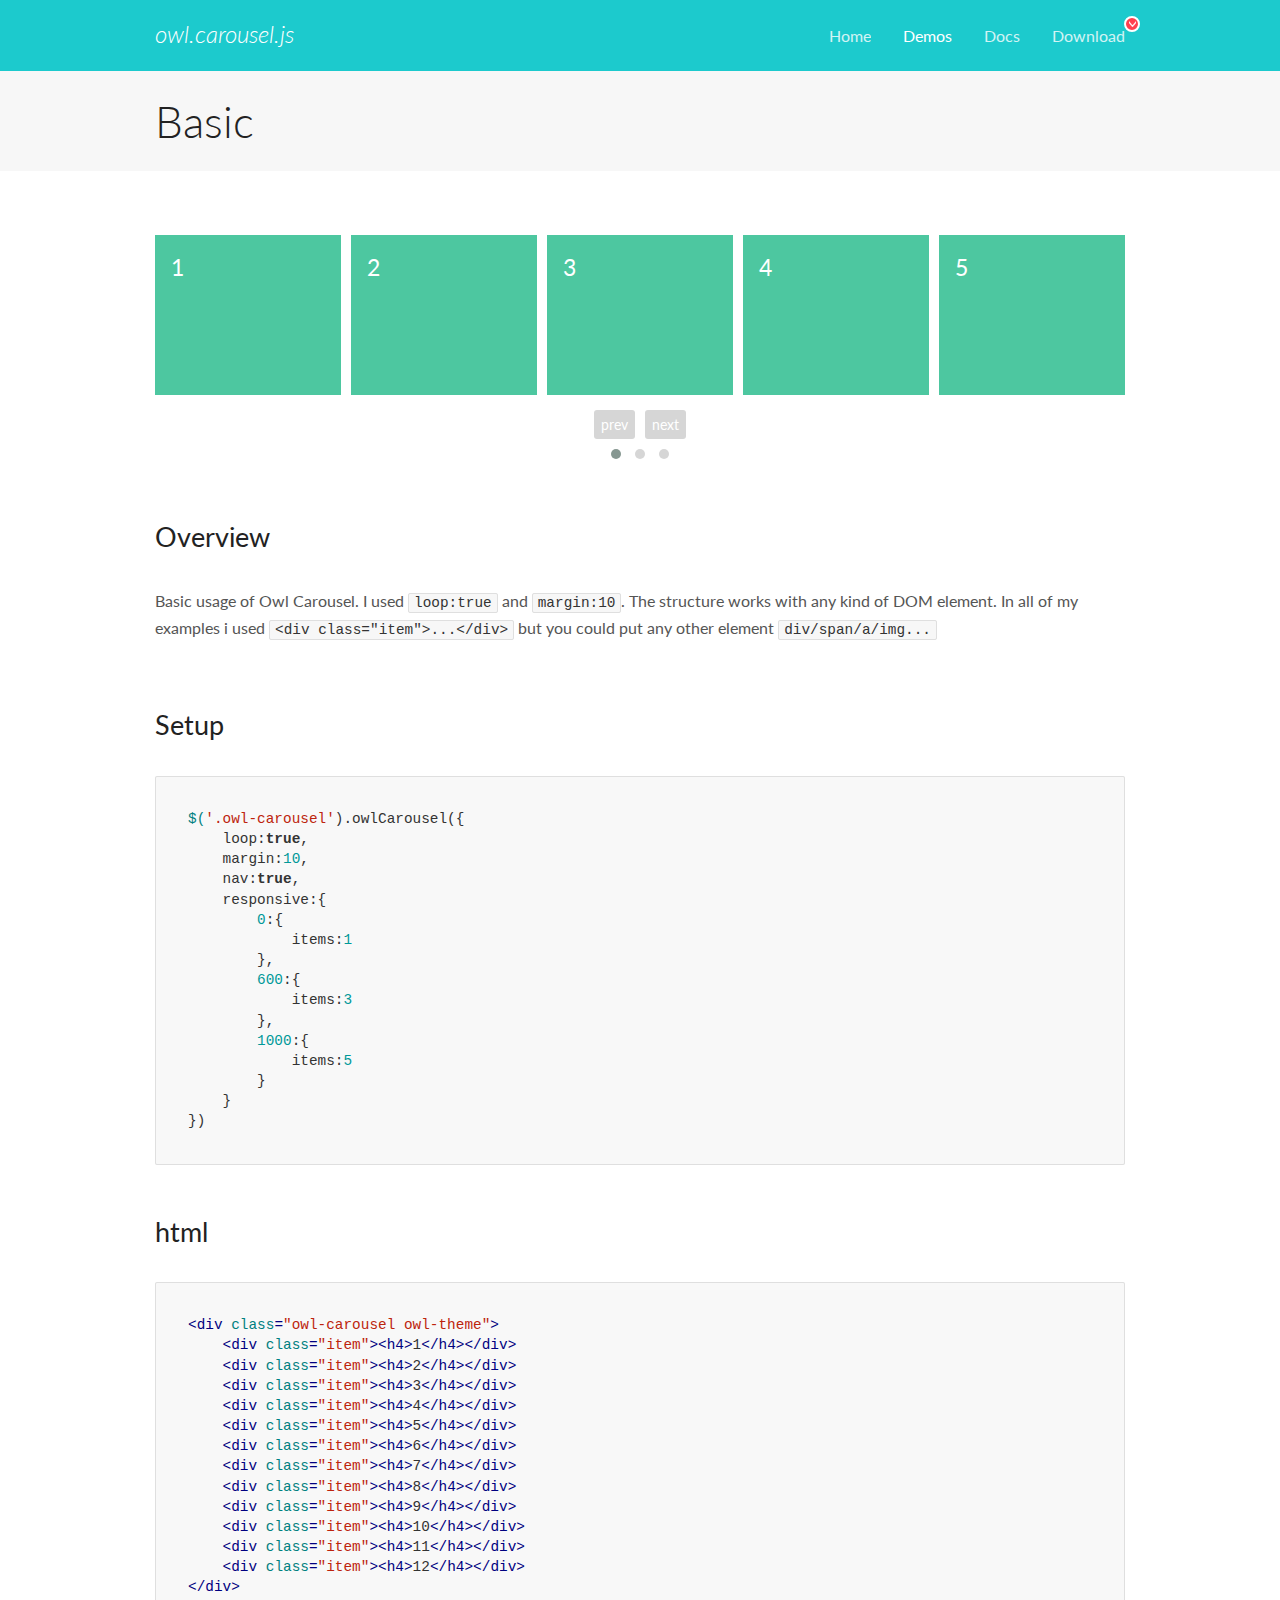
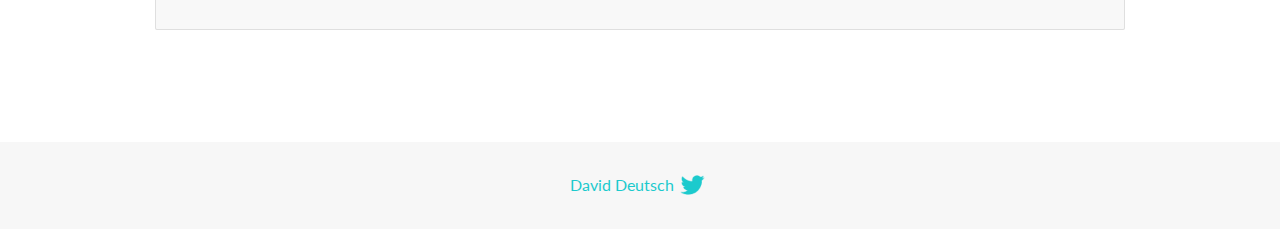
<file: OwlCarousel2-2.2.1/docs/demos/basic.html>
<!DOCTYPE html>
<html lang="en">
  <head>

    <!-- head -->
    <meta charset="utf-8">
    <meta name="msapplication-tap-highlight" content="no" />
    <meta name="viewport" content="width=device-width, initial-scale=1.0" />
    <meta name="description" content="Basic usage demo">
    <meta name="author" content="David Deutsch">
    <title>
      Basic Demo | Owl Carousel | 2.2.1
    </title>

    <!-- Stylesheets -->
    <link href='https://fonts.googleapis.com/css?family=Lato:300,400,700,400italic,300italic' rel='stylesheet' type='text/css'>
    <link rel="stylesheet" href="../assets/css/docs.theme.min.css">

    <!-- Owl Stylesheets -->
    <link rel="stylesheet" href="../assets/owlcarousel/assets/owl.carousel.min.css">
    <link rel="stylesheet" href="../assets/owlcarousel/assets/owl.theme.default.min.css">

    <!-- HTML5 shim and Respond.js IE8 support of HTML5 elements and media queries -->

    <!--[if lt IE 9]>
      <script src="https://oss.maxcdn.com/libs/html5shiv/3.7.0/html5shiv.js"></script>
      <script src="https://oss.maxcdn.com/libs/respond.js/1.3.0/respond.min.js"></script>
    <![endif]-->

    <!-- Favicons -->
    <link rel="apple-touch-icon-precomposed" sizes="144x144" href="../assets/ico/apple-touch-icon-144-precomposed.png">
    <link rel="shortcut icon" href="../assets/ico/favicon.png">
    <link rel="shortcut icon" href="favicon.ico">

    <!-- Yeah i know js should not be in header. Its required for demos.-->

    <!-- javascript -->
    <script src="../assets/vendors/jquery.min.js"></script>
    <script src="../assets/owlcarousel/owl.carousel.js"></script>
  </head>
  <body>

    <!-- header -->
    <header class="header">
      <div class="row">
        <div class="large-12 columns">
          <div class="brand left">
            <h3>
              <a href="/OwlCarousel2/">owl.carousel.js</a> 
            </h3>
          </div>
          <a id="toggle-nav" class="right">
            <span></span> <span></span> <span></span> 
          </a> 
          <div class="nav-bar">
            <ul class="clearfix">
              <li> <a href="/OwlCarousel2/index.html">Home</a>  </li>
              <li class="active">
                <a href="/OwlCarousel2/demos/demos.html">Demos</a> 
              </li>
              <li> <a href="/OwlCarousel2/docs/started-welcome.html">Docs</a>  </li>
              <li>
                <a href="https://github.com/OwlCarousel2/OwlCarousel2/archive/2.2.1.zip">Download</a> 
                <span class="download"></span> 
              </li>
            </ul>
          </div>
        </div>
      </div>
    </header>

    <!-- title -->
    <section class="title">
      <div class="row">
        <div class="large-12 columns">
          <h1>Basic</h1>
        </div>
      </div>
    </section>

    <!--  Demos -->
    <section id="demos">
      <div class="row">
        <div class="large-12 columns">
          <div class="owl-carousel owl-theme">
            <div class="item">
              <h4>1</h4>
            </div>
            <div class="item">
              <h4>2</h4>
            </div>
            <div class="item">
              <h4>3</h4>
            </div>
            <div class="item">
              <h4>4</h4>
            </div>
            <div class="item">
              <h4>5</h4>
            </div>
            <div class="item">
              <h4>6</h4>
            </div>
            <div class="item">
              <h4>7</h4>
            </div>
            <div class="item">
              <h4>8</h4>
            </div>
            <div class="item">
              <h4>9</h4>
            </div>
            <div class="item">
              <h4>10</h4>
            </div>
            <div class="item">
              <h4>11</h4>
            </div>
            <div class="item">
              <h4>12</h4>
            </div>
          </div>
          <h3 id="overview">Overview</h3>
          <p>Basic usage of Owl Carousel. I used <code>loop:true</code> and <code>margin:10</code>. The structure works with any kind of DOM element. In all of my examples i used <code>&lt;div class=&quot;item&quot;&gt;...&lt;/div&gt;</code> but you could
            put any other element <code>div/span/a/img...</code></p>
          <h3 id="setup">Setup</h3>
          <pre><code>$(&#39;.owl-carousel&#39;).owlCarousel({
    loop:true,
    margin:10,
    nav:true,
    responsive:{
        0:{
            items:1
        },
        600:{
            items:3
        },
        1000:{
            items:5
        }
    }
})</code></pre>
          <h3 id="html">html</h3>
          <pre><code>&lt;div class=&quot;owl-carousel owl-theme&quot;&gt;
    &lt;div class=&quot;item&quot;&gt;&lt;h4&gt;1&lt;/h4&gt;&lt;/div&gt;
    &lt;div class=&quot;item&quot;&gt;&lt;h4&gt;2&lt;/h4&gt;&lt;/div&gt;
    &lt;div class=&quot;item&quot;&gt;&lt;h4&gt;3&lt;/h4&gt;&lt;/div&gt;
    &lt;div class=&quot;item&quot;&gt;&lt;h4&gt;4&lt;/h4&gt;&lt;/div&gt;
    &lt;div class=&quot;item&quot;&gt;&lt;h4&gt;5&lt;/h4&gt;&lt;/div&gt;
    &lt;div class=&quot;item&quot;&gt;&lt;h4&gt;6&lt;/h4&gt;&lt;/div&gt;
    &lt;div class=&quot;item&quot;&gt;&lt;h4&gt;7&lt;/h4&gt;&lt;/div&gt;
    &lt;div class=&quot;item&quot;&gt;&lt;h4&gt;8&lt;/h4&gt;&lt;/div&gt;
    &lt;div class=&quot;item&quot;&gt;&lt;h4&gt;9&lt;/h4&gt;&lt;/div&gt;
    &lt;div class=&quot;item&quot;&gt;&lt;h4&gt;10&lt;/h4&gt;&lt;/div&gt;
    &lt;div class=&quot;item&quot;&gt;&lt;h4&gt;11&lt;/h4&gt;&lt;/div&gt;
    &lt;div class=&quot;item&quot;&gt;&lt;h4&gt;12&lt;/h4&gt;&lt;/div&gt;
&lt;/div&gt;</code></pre>
          <script>
            $(document).ready(function() {
              var owl = $('.owl-carousel');
              owl.owlCarousel({
                margin: 10,
                nav: true,
                loop: true,
                responsive: {
                  0: {
                    items: 1
                  },
                  600: {
                    items: 3
                  },
                  1000: {
                    items: 5
                  }
                }
              })
            })
          </script>
        </div>
      </div>
    </section>

    <!-- footer -->
    <footer class="footer">
      <div class="row">
        <div class="large-12 columns">
          <h5>
            <a href="/OwlCarousel2/docs/support-contact.html">David Deutsch</a> 
            <a id="custom-tweet-button" href="https://twitter.com/share?url=https://github.com/OwlCarousel2/OwlCarousel2&text=Owl Carousel - This is so awesome! " target="_blank"></a> 
          </h5>
        </div>
      </div>
    </footer>

    <!-- vendors -->
    <script src="../assets/vendors/highlight.js"></script>
    <script src="../assets/js/app.js"></script>
  </body>
</html>
</file>
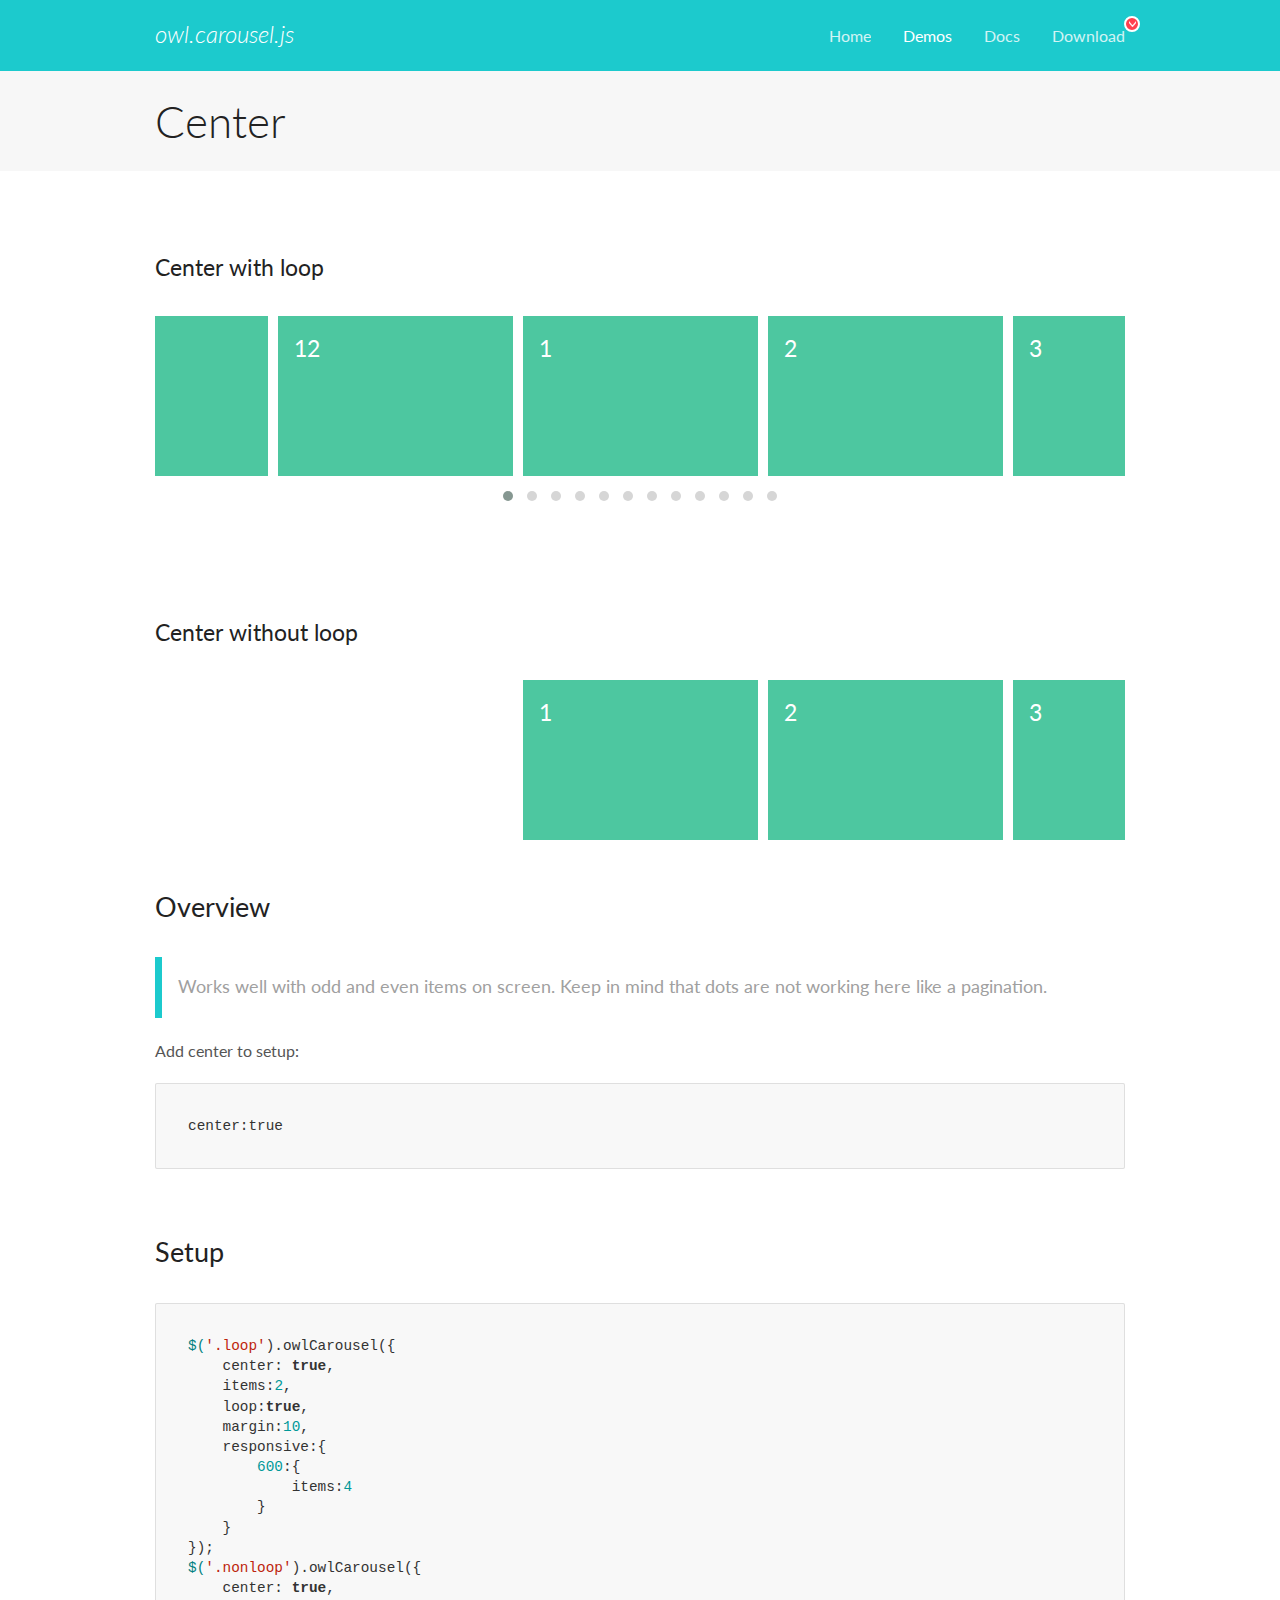
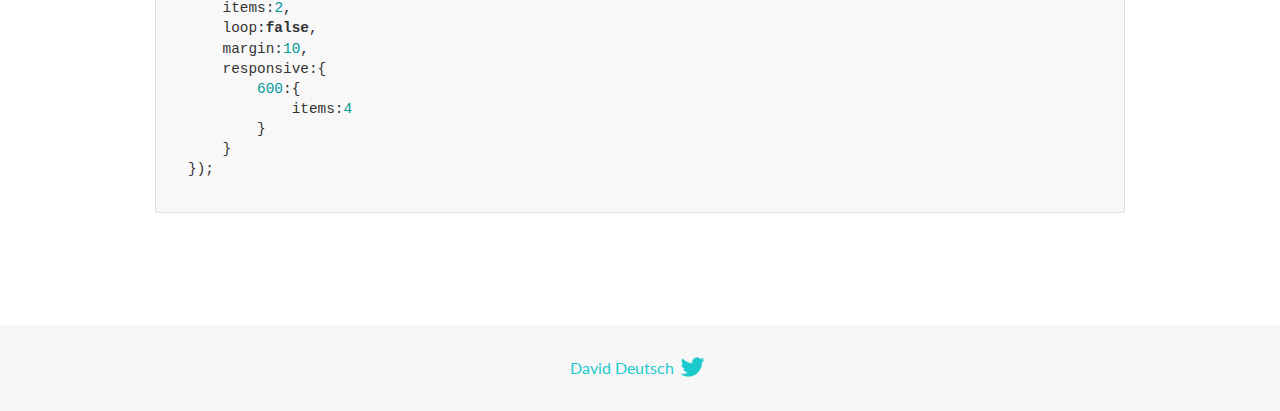
<file: OwlCarousel2-2.2.1/docs/demos/center.html>
<!DOCTYPE html>
<html lang="en">
  <head>

    <!-- head -->
    <meta charset="utf-8">
    <meta name="msapplication-tap-highlight" content="no" />
    <meta name="viewport" content="width=device-width, initial-scale=1.0" />
    <meta name="description" content="Center carousel">
    <meta name="author" content="David Deutsch">
    <title>
      Center Demo | Owl Carousel | 2.2.1
    </title>

    <!-- Stylesheets -->
    <link href='https://fonts.googleapis.com/css?family=Lato:300,400,700,400italic,300italic' rel='stylesheet' type='text/css'>
    <link rel="stylesheet" href="../assets/css/docs.theme.min.css">

    <!-- Owl Stylesheets -->
    <link rel="stylesheet" href="../assets/owlcarousel/assets/owl.carousel.min.css">
    <link rel="stylesheet" href="../assets/owlcarousel/assets/owl.theme.default.min.css">

    <!-- HTML5 shim and Respond.js IE8 support of HTML5 elements and media queries -->

    <!--[if lt IE 9]>
      <script src="https://oss.maxcdn.com/libs/html5shiv/3.7.0/html5shiv.js"></script>
      <script src="https://oss.maxcdn.com/libs/respond.js/1.3.0/respond.min.js"></script>
    <![endif]-->

    <!-- Favicons -->
    <link rel="apple-touch-icon-precomposed" sizes="144x144" href="../assets/ico/apple-touch-icon-144-precomposed.png">
    <link rel="shortcut icon" href="../assets/ico/favicon.png">
    <link rel="shortcut icon" href="favicon.ico">

    <!-- Yeah i know js should not be in header. Its required for demos.-->

    <!-- javascript -->
    <script src="../assets/vendors/jquery.min.js"></script>
    <script src="../assets/owlcarousel/owl.carousel.js"></script>
  </head>
  <body>

    <!-- header -->
    <header class="header">
      <div class="row">
        <div class="large-12 columns">
          <div class="brand left">
            <h3>
              <a href="/OwlCarousel2/">owl.carousel.js</a> 
            </h3>
          </div>
          <a id="toggle-nav" class="right">
            <span></span> <span></span> <span></span> 
          </a> 
          <div class="nav-bar">
            <ul class="clearfix">
              <li> <a href="/OwlCarousel2/index.html">Home</a>  </li>
              <li class="active">
                <a href="/OwlCarousel2/demos/demos.html">Demos</a> 
              </li>
              <li> <a href="/OwlCarousel2/docs/started-welcome.html">Docs</a>  </li>
              <li>
                <a href="https://github.com/OwlCarousel2/OwlCarousel2/archive/2.2.1.zip">Download</a> 
                <span class="download"></span> 
              </li>
            </ul>
          </div>
        </div>
      </div>
    </header>

    <!-- title -->
    <section class="title">
      <div class="row">
        <div class="large-12 columns">
          <h1>Center</h1>
        </div>
      </div>
    </section>

    <!--  Demos -->
    <section id="demos">
      <div class="row">
        <div class="large-12 columns">
          <h4 id="center-with-loop">Center with loop</h4>
          <div class="loop owl-carousel owl-theme">
            <div class="item">
              <h4>1</h4>
            </div>
            <div class="item">
              <h4>2</h4>
            </div>
            <div class="item">
              <h4>3</h4>
            </div>
            <div class="item">
              <h4>4</h4>
            </div>
            <div class="item">
              <h4>5</h4>
            </div>
            <div class="item">
              <h4>6</h4>
            </div>
            <div class="item">
              <h4>7</h4>
            </div>
            <div class="item">
              <h4>8</h4>
            </div>
            <div class="item">
              <h4>9</h4>
            </div>
            <div class="item">
              <h4>10</h4>
            </div>
            <div class="item">
              <h4>11</h4>
            </div>
            <div class="item">
              <h4>12</h4>
            </div>
          </div>
          <br>
          <h4 id="center-without-loop">Center without loop</h4>
          <div class="nonloop owl-carousel">
            <div class="item">
              <h4>1</h4>
            </div>
            <div class="item">
              <h4>2</h4>
            </div>
            <div class="item">
              <h4>3</h4>
            </div>
            <div class="item">
              <h4>4</h4>
            </div>
            <div class="item">
              <h4>5</h4>
            </div>
            <div class="item">
              <h4>6</h4>
            </div>
            <div class="item">
              <h4>7</h4>
            </div>
            <div class="item">
              <h4>8</h4>
            </div>
            <div class="item">
              <h4>9</h4>
            </div>
            <div class="item">
              <h4>10</h4>
            </div>
            <div class="item">
              <h4>11</h4>
            </div>
            <div class="item">
              <h4>12</h4>
            </div>
          </div>
          <h3 id="overview">Overview</h3>
          <blockquote>
            <p>Works well with odd and even items on screen. Keep in mind that dots are not working here like a pagination.</p>
          </blockquote>
          <p>Add center to setup:</p>
          <pre><code>center:true</code></pre>
          <h3 id="setup">Setup</h3>
          <pre><code>$(&#39;.loop&#39;).owlCarousel({
    center: true,
    items:2,
    loop:true,
    margin:10,
    responsive:{
        600:{
            items:4
        }
    }
});
$(&#39;.nonloop&#39;).owlCarousel({
    center: true,
    items:2,
    loop:false,
    margin:10,
    responsive:{
        600:{
            items:4
        }
    }
});</code></pre>
          <script>
            jQuery(document).ready(function($) {
              $('.loop').owlCarousel({
                center: true,
                items: 2,
                loop: true,
                margin: 10,
                responsive: {
                  600: {
                    items: 4
                  }
                }
              });
              $('.nonloop').owlCarousel({
                center: true,
                items: 2,
                loop: false,
                margin: 10,
                responsive: {
                  600: {
                    items: 4
                  }
                }
              });
            });
          </script>
        </div>
      </div>
    </section>

    <!-- footer -->
    <footer class="footer">
      <div class="row">
        <div class="large-12 columns">
          <h5>
            <a href="/OwlCarousel2/docs/support-contact.html">David Deutsch</a> 
            <a id="custom-tweet-button" href="https://twitter.com/share?url=https://github.com/OwlCarousel2/OwlCarousel2&text=Owl Carousel - This is so awesome! " target="_blank"></a> 
          </h5>
        </div>
      </div>
    </footer>

    <!-- vendors -->
    <script src="../assets/vendors/highlight.js"></script>
    <script src="../assets/js/app.js"></script>
  </body>
</html>
</file>
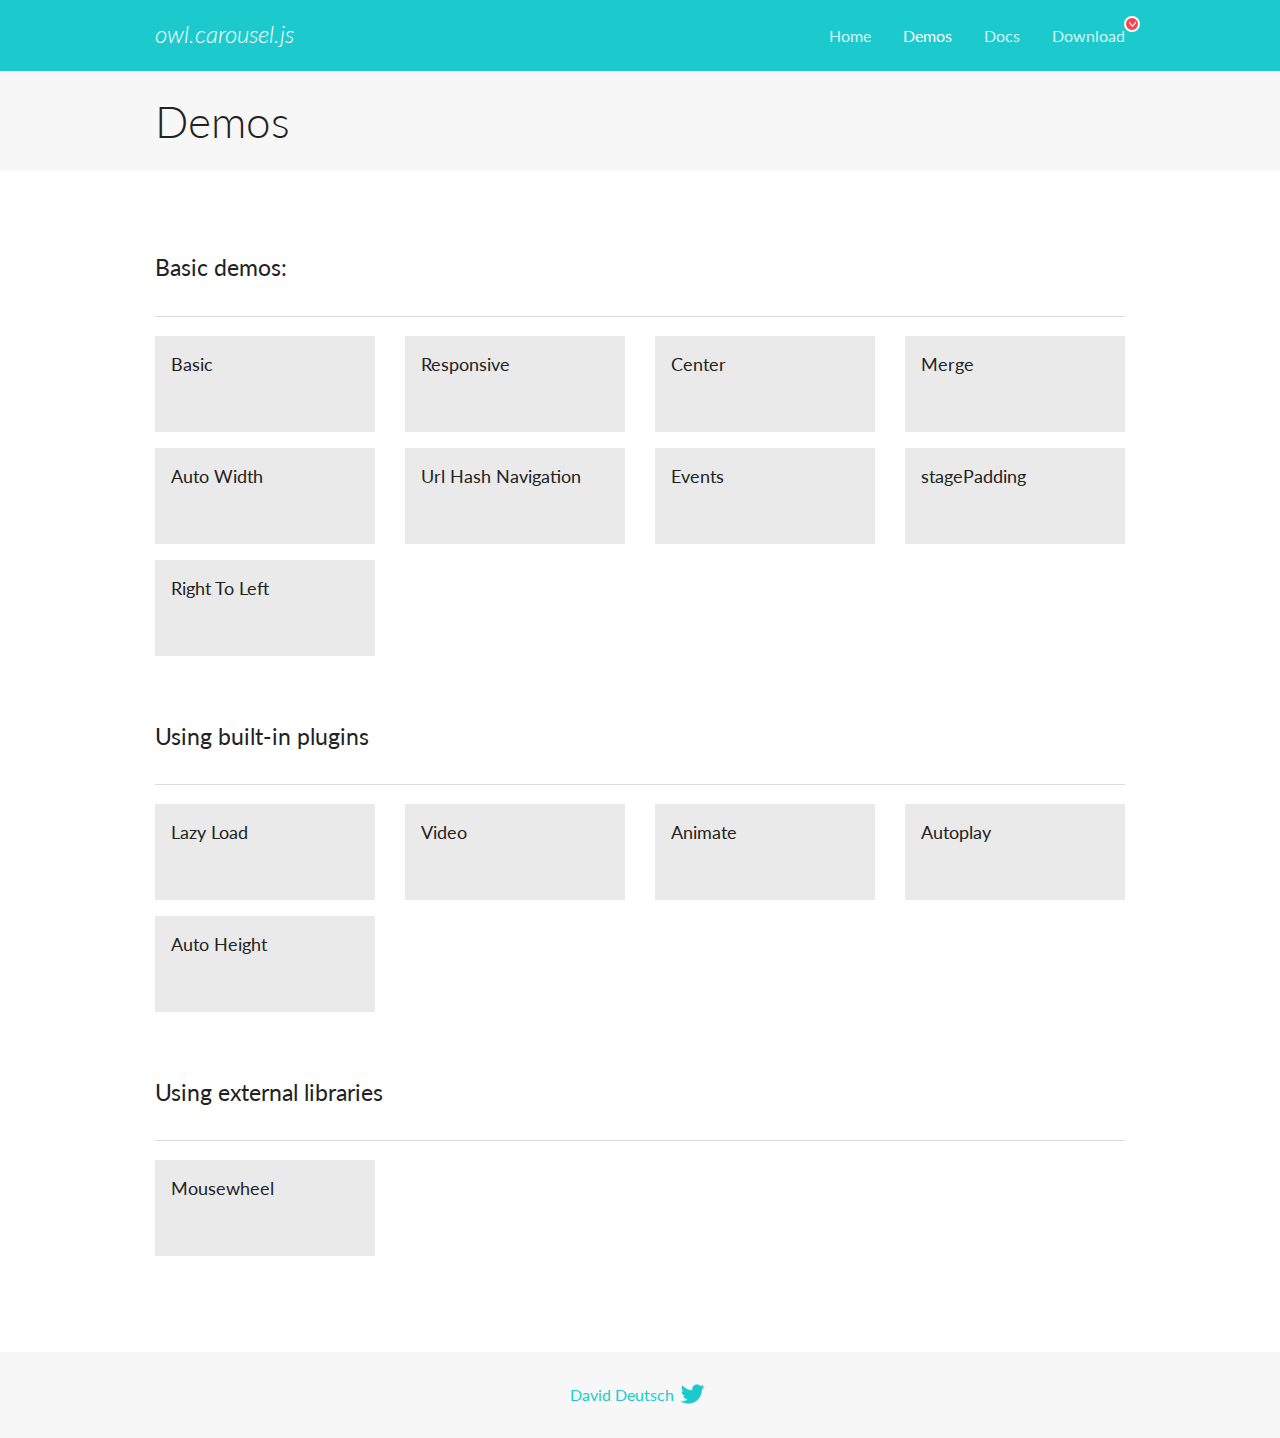
<file: OwlCarousel2-2.2.1/docs/demos/demos.html>
<!DOCTYPE html>
<html lang="en">
  <head>

    <!-- head -->
    <meta charset="utf-8">
    <meta name="msapplication-tap-highlight" content="no" />
    <meta name="viewport" content="width=device-width, initial-scale=1.0" />
    <meta name="description" content="A list of Owl Carousel examples.">
    <meta name="author" content="David Deutsch">
    <title>
      Demos | Owl Carousel | 2.2.1
    </title>

    <!-- Stylesheets -->
    <link href='https://fonts.googleapis.com/css?family=Lato:300,400,700,400italic,300italic' rel='stylesheet' type='text/css'>
    <link rel="stylesheet" href="../assets/css/docs.theme.min.css">

    <!-- Owl Stylesheets -->
    <link rel="stylesheet" href="../assets/owlcarousel/assets/owl.carousel.min.css">
    <link rel="stylesheet" href="../assets/owlcarousel/assets/owl.theme.default.min.css">

    <!-- HTML5 shim and Respond.js IE8 support of HTML5 elements and media queries -->

    <!--[if lt IE 9]>
      <script src="https://oss.maxcdn.com/libs/html5shiv/3.7.0/html5shiv.js"></script>
      <script src="https://oss.maxcdn.com/libs/respond.js/1.3.0/respond.min.js"></script>
    <![endif]-->

    <!-- Favicons -->
    <link rel="apple-touch-icon-precomposed" sizes="144x144" href="../assets/ico/apple-touch-icon-144-precomposed.png">
    <link rel="shortcut icon" href="../assets/ico/favicon.png">
    <link rel="shortcut icon" href="favicon.ico">

    <!-- Yeah i know js should not be in header. Its required for demos.-->

    <!-- javascript -->
    <script src="../assets/vendors/jquery.min.js"></script>
    <script src="../assets/owlcarousel/owl.carousel.js"></script>
  </head>
  <body>

    <!-- header -->
    <header class="header">
      <div class="row">
        <div class="large-12 columns">
          <div class="brand left">
            <h3>
              <a href="/OwlCarousel2/">owl.carousel.js</a> 
            </h3>
          </div>
          <a id="toggle-nav" class="right">
            <span></span> <span></span> <span></span> 
          </a> 
          <div class="nav-bar">
            <ul class="clearfix">
              <li> <a href="/OwlCarousel2/index.html">Home</a>  </li>
              <li class="active">
                <a href="/OwlCarousel2/demos/demos.html">Demos</a> 
              </li>
              <li> <a href="/OwlCarousel2/docs/started-welcome.html">Docs</a>  </li>
              <li>
                <a href="https://github.com/OwlCarousel2/OwlCarousel2/archive/2.2.1.zip">Download</a> 
                <span class="download"></span> 
              </li>
            </ul>
          </div>
        </div>
      </div>
    </header>

    <!-- title -->
    <section class="title">
      <div class="row">
        <div class="large-12 columns">
          <h1>Demos</h1>
        </div>
      </div>
    </section>

    <!--  Demos -->
    <section id="demos">
      <div class="row">
        <div class="large-12 columns">
          <h4 id="basic-demos-">Basic demos:</h4>
          <hr>
          <div class="demo-list">
            <div class="row">
              <div class="small-6 medium-4 large-3 columns">
                <a href="basic.html" class="demo-block">
                  <h5>Basic </h5>
                </a> 
              </div>
              <div class="small-6 medium-4 large-3 columns">
                <a href="responsive.html" class="demo-block">
                  <h5>Responsive </h5>
                </a> 
              </div>
              <div class="small-6 medium-4 large-3 columns">
                <a href="center.html" class="demo-block">
                  <h5>Center </h5>
                </a> 
              </div>
              <div class="small-6 medium-4 large-3 columns">
                <a href="merge.html" class="demo-block">
                  <h5>Merge </h5>
                </a> 
              </div>
              <div class="small-6 medium-4 large-3 columns">
                <a href="autowidth.html" class="demo-block">
                  <h5>Auto Width </h5>
                </a> 
              </div>
              <div class="small-6 medium-4 large-3 columns">
                <a href="urlhashnav.html" class="demo-block">
                  <h5>Url Hash Navigation </h5>
                </a> 
              </div>
              <div class="small-6 medium-4 large-3 columns">
                <a href="events.html" class="demo-block">
                  <h5>Events </h5>
                </a> 
              </div>
              <div class="small-6 medium-4 large-3 columns">
                <a href="stagepadding.html" class="demo-block">
                  <h5>stagePadding </h5>
                </a> 
              </div>
              <div class="small-6 medium-4 large-3 columns">
                <a href="rtl.html" class="demo-block">
                  <h5>Right To Left </h5>
                </a> 
              </div>
            </div>
          </div>
          <h4 id="using-built-in-plugins">Using built-in plugins</h4>
          <hr>
          <div class="demo-list">
            <div class="row">
              <div class="small-6 medium-4 large-3 columns">
                <a href="lazyLoad.html" class="demo-block">
                  <h5>Lazy Load </h5>
                </a> 
              </div>
              <div class="small-6 medium-4 large-3 columns">
                <a href="video.html" class="demo-block">
                  <h5>Video </h5>
                </a> 
              </div>
              <div class="small-6 medium-4 large-3 columns">
                <a href="animate.html" class="demo-block">
                  <h5>Animate </h5>
                </a> 
              </div>
              <div class="small-6 medium-4 large-3 columns">
                <a href="autoplay.html" class="demo-block">
                  <h5>Autoplay </h5>
                </a> 
              </div>
              <div class="small-6 medium-4 large-3 columns">
                <a href="autoheight.html" class="demo-block">
                  <h5>Auto Height </h5>
                </a> 
              </div>
            </div>
          </div>
          <h4 id="using-external-libraries">Using external libraries</h4>
          <hr>
          <div class="demo-list">
            <div class="row">
              <div class="small-6 medium-4 large-3 columns">
                <a href="mousewheel.html" class="demo-block">
                  <h5>Mousewheel </h5>
                </a> 
              </div>
            </div>
          </div>
        </div>
      </div>
    </section>

    <!-- footer -->
    <footer class="footer">
      <div class="row">
        <div class="large-12 columns">
          <h5>
            <a href="/OwlCarousel2/docs/support-contact.html">David Deutsch</a> 
            <a id="custom-tweet-button" href="https://twitter.com/share?url=https://github.com/OwlCarousel2/OwlCarousel2&text=Owl Carousel - This is so awesome! " target="_blank"></a> 
          </h5>
        </div>
      </div>
    </footer>

    <!-- vendors -->
    <script src="../assets/vendors/highlight.js"></script>
    <script src="../assets/js/app.js"></script>
  </body>
</html>
</file>
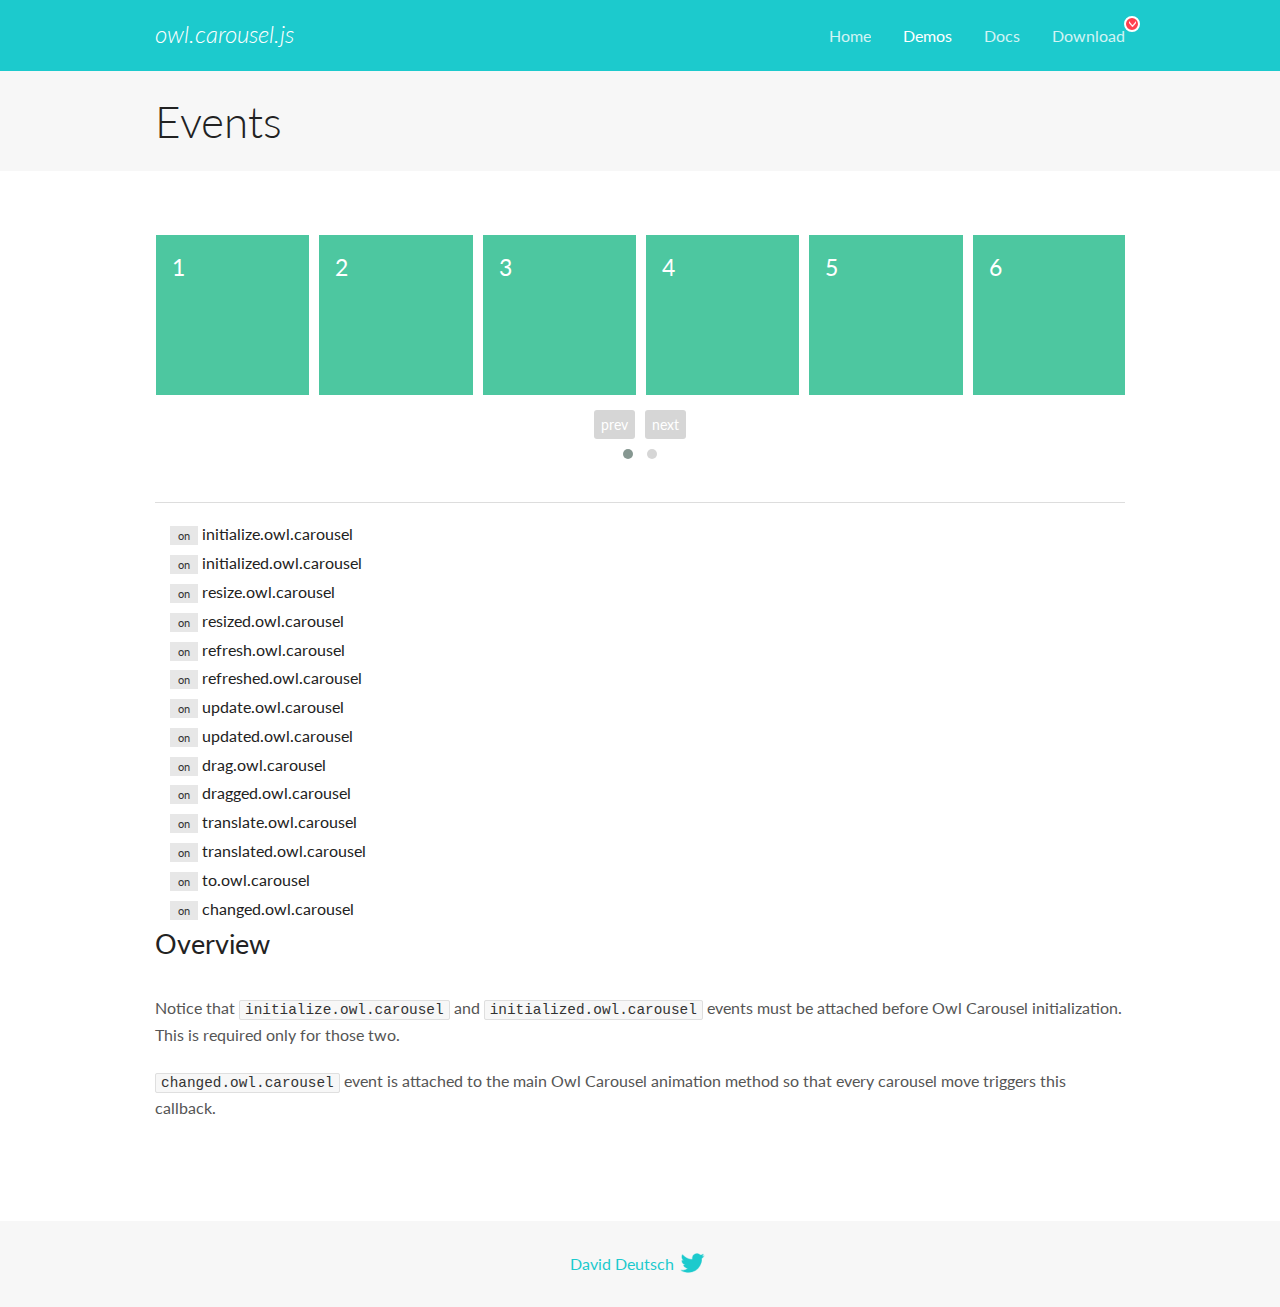
<file: OwlCarousel2-2.2.1/docs/demos/events.html>
<!DOCTYPE html>
<html lang="en">
  <head>

    <!-- head -->
    <meta charset="utf-8">
    <meta name="msapplication-tap-highlight" content="no" />
    <meta name="viewport" content="width=device-width, initial-scale=1.0" />
    <meta name="description" content="Events usage demo">
    <meta name="author" content="David Deutsch">
    <title>
      Events Demo | Owl Carousel | 2.2.1
    </title>

    <!-- Stylesheets -->
    <link href='https://fonts.googleapis.com/css?family=Lato:300,400,700,400italic,300italic' rel='stylesheet' type='text/css'>
    <link rel="stylesheet" href="../assets/css/docs.theme.min.css">

    <!-- Owl Stylesheets -->
    <link rel="stylesheet" href="../assets/owlcarousel/assets/owl.carousel.min.css">
    <link rel="stylesheet" href="../assets/owlcarousel/assets/owl.theme.default.min.css">

    <!-- HTML5 shim and Respond.js IE8 support of HTML5 elements and media queries -->

    <!--[if lt IE 9]>
      <script src="https://oss.maxcdn.com/libs/html5shiv/3.7.0/html5shiv.js"></script>
      <script src="https://oss.maxcdn.com/libs/respond.js/1.3.0/respond.min.js"></script>
    <![endif]-->

    <!-- Favicons -->
    <link rel="apple-touch-icon-precomposed" sizes="144x144" href="../assets/ico/apple-touch-icon-144-precomposed.png">
    <link rel="shortcut icon" href="../assets/ico/favicon.png">
    <link rel="shortcut icon" href="favicon.ico">

    <!-- Yeah i know js should not be in header. Its required for demos.-->

    <!-- javascript -->
    <script src="../assets/vendors/jquery.min.js"></script>
    <script src="../assets/owlcarousel/owl.carousel.js"></script>
  </head>
  <body>

    <!-- header -->
    <header class="header">
      <div class="row">
        <div class="large-12 columns">
          <div class="brand left">
            <h3>
              <a href="/OwlCarousel2/">owl.carousel.js</a> 
            </h3>
          </div>
          <a id="toggle-nav" class="right">
            <span></span> <span></span> <span></span> 
          </a> 
          <div class="nav-bar">
            <ul class="clearfix">
              <li> <a href="/OwlCarousel2/index.html">Home</a>  </li>
              <li class="active">
                <a href="/OwlCarousel2/demos/demos.html">Demos</a> 
              </li>
              <li> <a href="/OwlCarousel2/docs/started-welcome.html">Docs</a>  </li>
              <li>
                <a href="https://github.com/OwlCarousel2/OwlCarousel2/archive/2.2.1.zip">Download</a> 
                <span class="download"></span> 
              </li>
            </ul>
          </div>
        </div>
      </div>
    </header>

    <!-- title -->
    <section class="title">
      <div class="row">
        <div class="large-12 columns">
          <h1>Events</h1>
        </div>
      </div>
    </section>

    <!--  Demos -->
    <section id="demos">
      <div class="row">
        <div class="large-12 columns">
          <div class="owl-carousel owl-theme">
            <div class="item">
              <h4>1</h4>
            </div>
            <div class="item">
              <h4>2</h4>
            </div>
            <div class="item">
              <h4>3</h4>
            </div>
            <div class="item">
              <h4>4</h4>
            </div>
            <div class="item">
              <h4>5</h4>
            </div>
            <div class="item">
              <h4>6</h4>
            </div>
            <div class="item">
              <h4>7</h4>
            </div>
            <div class="item">
              <h4>8</h4>
            </div>
            <div class="item">
              <h4>9</h4>
            </div>
            <div class="item">
              <h4>10</h4>
            </div>
            <div class="item">
              <h4>11</h4>
            </div>
            <div class="item">
              <h4>12</h4>
            </div>
          </div>
          <hr>
          <div class="large-12 columns callbacks">
            <div><span class="label secondary initialize">on</span>  initialize.owl.carousel </div>
            <div><span class="label secondary initialized">on</span>  initialized.owl.carousel </div>
            <div><span class="label secondary resize">on</span>  resize.owl.carousel </div>
            <div><span class="label secondary resized">on</span>  resized.owl.carousel </div>
            <div><span class="label secondary refresh">on</span>  refresh.owl.carousel </div>
            <div><span class="label secondary refreshed">on</span>  refreshed.owl.carousel </div>
            <div><span class="label secondary update">on</span>  update.owl.carousel </div>
            <div><span class="label secondary updated">on</span>  updated.owl.carousel </div>
            <div><span class="label secondary drag">on</span>  drag.owl.carousel </div>
            <div><span class="label secondary dragged">on</span>  dragged.owl.carousel </div>
            <div><span class="label secondary translate">on</span>  translate.owl.carousel </div>
            <div><span class="label secondary translated">on</span>  translated.owl.carousel </div>
            <div><span class="label secondary to">on</span>  to.owl.carousel </div>
            <div><span class="label secondary changed">on</span>  changed.owl.carousel </div>
          </div>
          <h3 id="overview">Overview</h3>
          <p>Notice that <code>initialize.owl.carousel</code> and <code>initialized.owl.carousel</code> events must be attached before Owl Carousel initialization. This is required only for those two.</p>
          <p><code>changed.owl.carousel</code> event is attached to the main Owl Carousel animation method so that every carousel move triggers this callback.</p>
          <script>
            jQuery(document).ready(function($) {
              var owl = $('.owl-carousel');
              owl.on('initialize.owl.carousel initialized.owl.carousel ' +
                'initialize.owl.carousel initialize.owl.carousel ' +
                'resize.owl.carousel resized.owl.carousel ' +
                'refresh.owl.carousel refreshed.owl.carousel ' +
                'update.owl.carousel updated.owl.carousel ' +
                'drag.owl.carousel dragged.owl.carousel ' +
                'translate.owl.carousel translated.owl.carousel ' +
                'to.owl.carousel changed.owl.carousel',
                function(e) {
                  $('.' + e.type)
                    .removeClass('secondary')
                    .addClass('success');
                  window.setTimeout(function() {
                    $('.' + e.type)
                      .removeClass('success')
                      .addClass('secondary');
                  }, 500);
                });
              owl.owlCarousel({
                loop: true,
                nav: true,
                lazyLoad: true,
                margin: 10,
                video: true,
                responsive: {
                  0: {
                    items: 1
                  },
                  600: {
                    items: 3
                  },
                  960: {
                    items: 5,
                  },
                  1200: {
                    items: 6
                  }
                }
              });
            });
          </script>
        </div>
      </div>
    </section>

    <!-- footer -->
    <footer class="footer">
      <div class="row">
        <div class="large-12 columns">
          <h5>
            <a href="/OwlCarousel2/docs/support-contact.html">David Deutsch</a> 
            <a id="custom-tweet-button" href="https://twitter.com/share?url=https://github.com/OwlCarousel2/OwlCarousel2&text=Owl Carousel - This is so awesome! " target="_blank"></a> 
          </h5>
        </div>
      </div>
    </footer>

    <!-- vendors -->
    <script src="../assets/vendors/highlight.js"></script>
    <script src="../assets/js/app.js"></script>
  </body>
</html>
</file>
